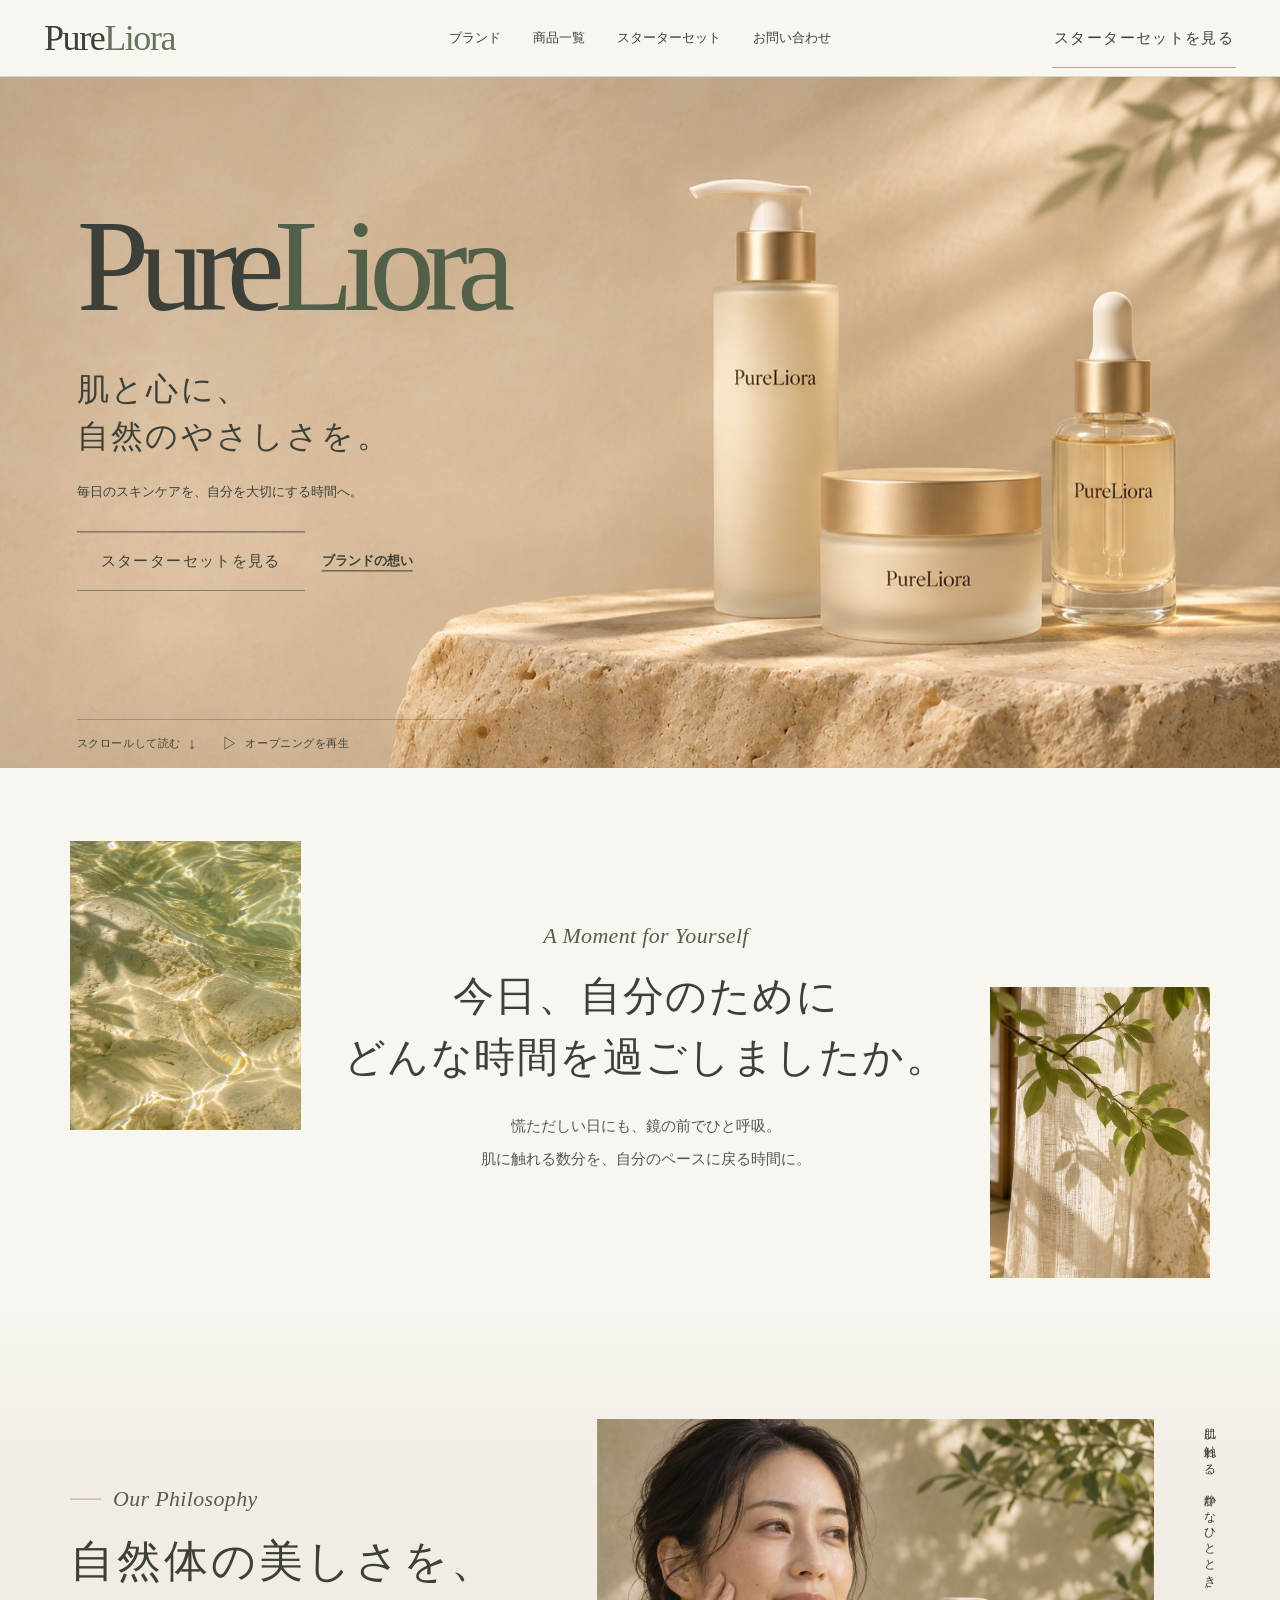
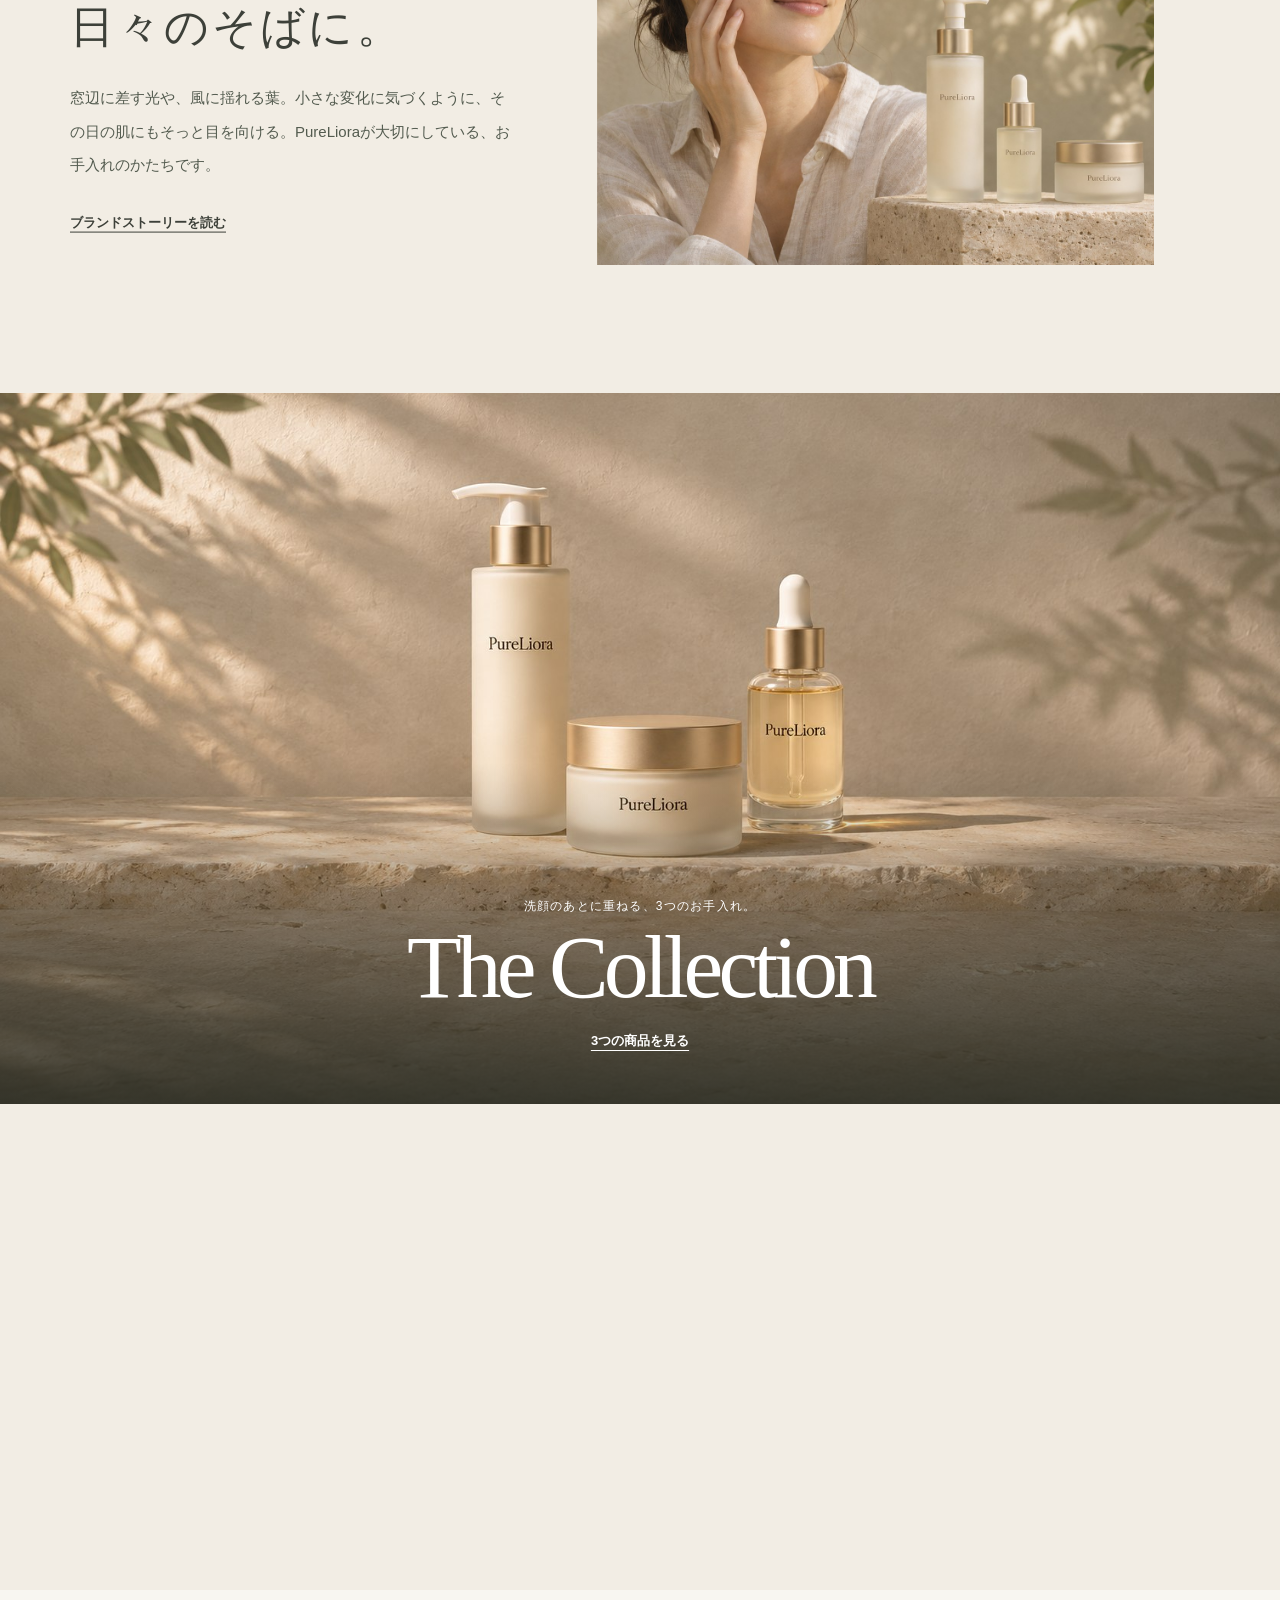
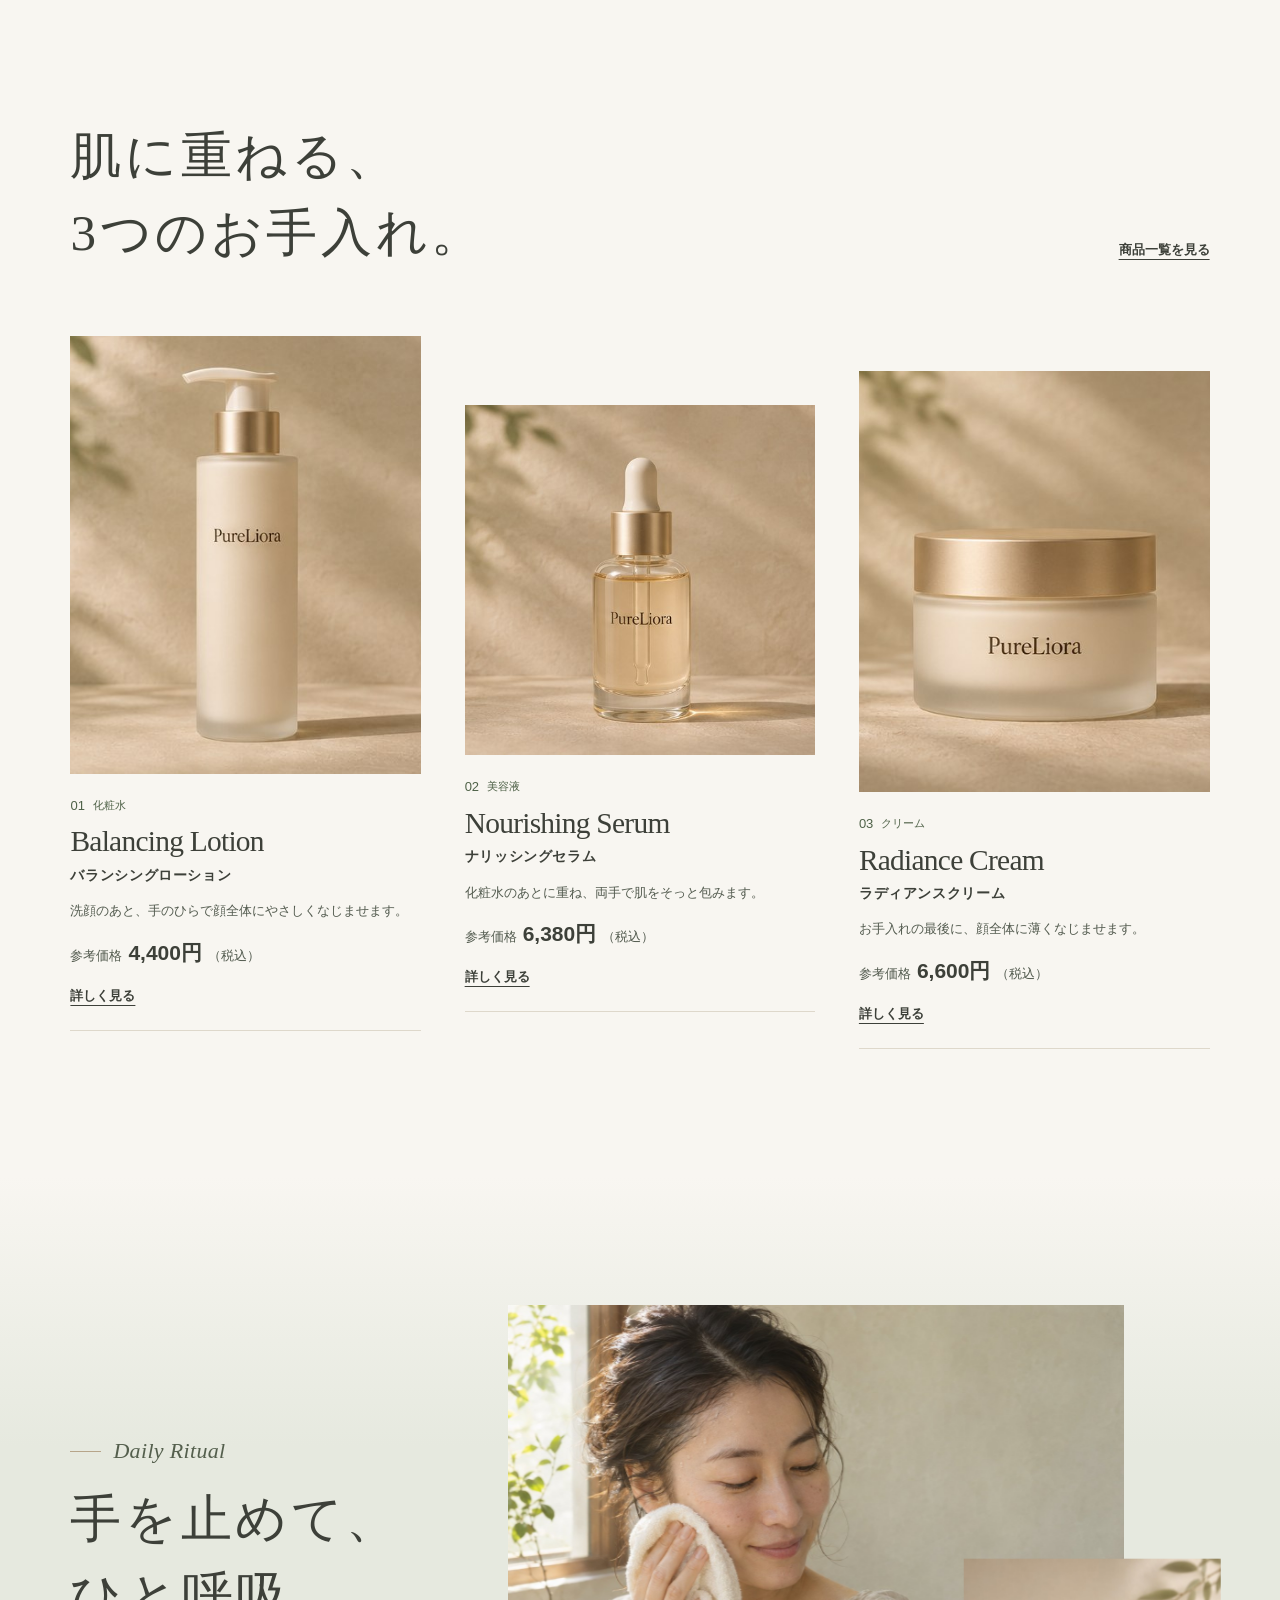
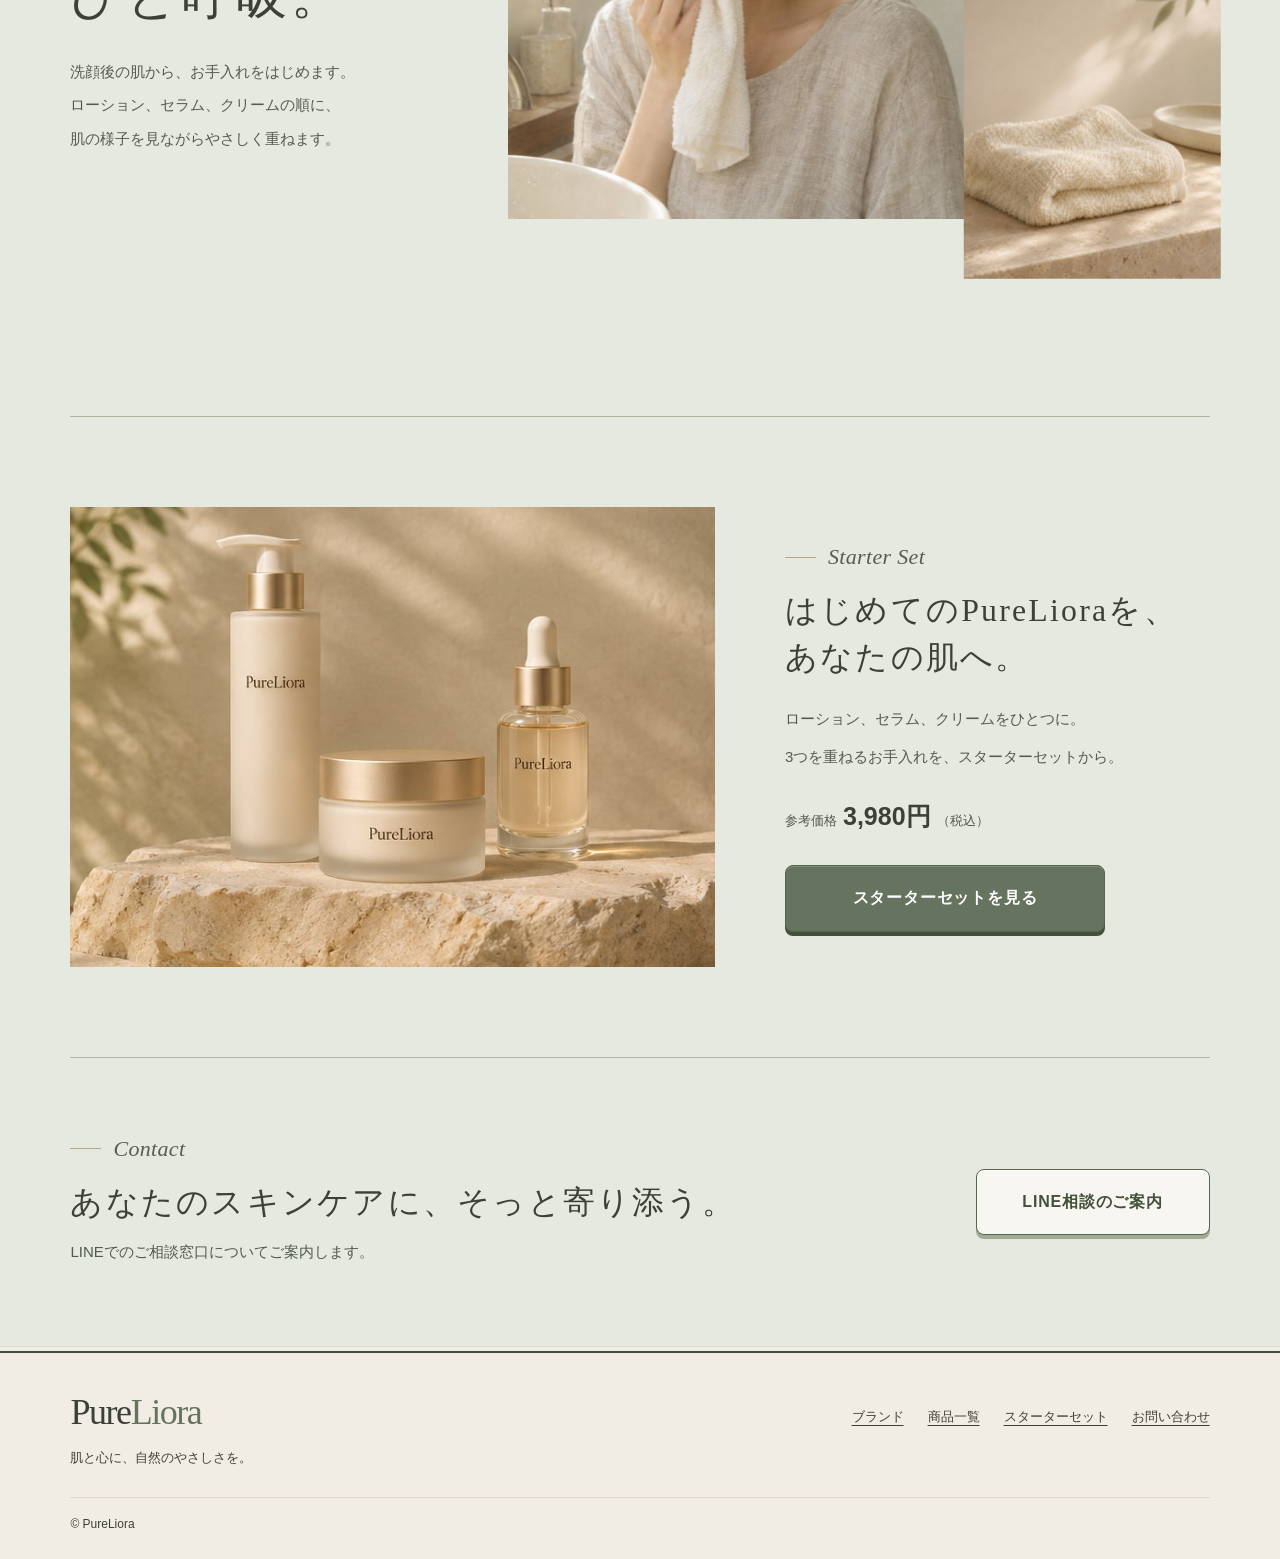
<file: index.html>
<!doctype html>
<html lang="ja">
<head>
  <meta charset="utf-8">
  <meta name="viewport" content="width=device-width, initial-scale=1">
  <meta name="theme-color" content="#f8f6f1">
  <title>PureLiora（ピュアリオラ）｜肌と心に、自然のやさしさを。</title>
  <meta name="description" content="毎日のスキンケアを、自分を大切にする時間へ。PureLioraのブランドストーリーと3つの商品、スターターセットをご紹介します。">
  <link rel="stylesheet" href="css/style.css">
  <link rel="stylesheet" href="css/home.css">
  <script src="js/main.js" defer></script>
  <script src="js/home.js" defer></script>
</head>
<body id="top">
  <dialog class="opening" aria-label="PureLioraのオープニング">
    <div class="opening-nature" aria-hidden="true">
      <img src="images/leaves.jpg" alt="" loading="lazy" decoding="async">
    </div>
    <picture class="opening-products" aria-hidden="true">
      <source media="(max-width: 900px)" srcset="images/starter.jpg">
      <img src="images/dawn-collection.jpg" alt="" loading="lazy" decoding="async">
    </picture>
    <p class="opening-name" lang="en">Pure<span>Liora</span></p>
    <p class="opening-message"><span>自然のやさしさを、</span><span>毎日の肌へ。</span></p>
    <button class="opening-skip" type="button" autofocus>スキップ <span aria-hidden="true">→</span></button>
  </dialog>
  <a class="skip" href="#main">本文へ移動</a>
  <header class="site-header">
    <div class="header-inner">
      <a class="wordmark" href="index.html" aria-label="PureLiora ホーム" lang="en">Pure<span>Liora</span></a>
      <button class="menu-toggle" type="button" aria-controls="site-nav" aria-expanded="false" aria-label="メニューを開く" hidden><span aria-hidden="true"></span></button>
      <nav class="site-nav" id="site-nav" aria-label="メインナビゲーション">
        <a href="about.html">ブランド</a>
        <a href="products.html">商品一覧</a>
        <a href="starter.html">スターターセット</a>
        <a href="contact.html">お問い合わせ</a>
      </nav>
      <a class="button outline" href="starter.html">スターターセットを見る</a>
    </div>
  </header>
  <main id="main" tabindex="-1">
    <section class="cover" aria-labelledby="hero-title" data-scroll-scene>
      <figure class="media cover-photo" data-caption="PureLiora">
        <picture>
          <source media="(max-width: 660px)" srcset="images/starter.jpg">
          <img src="images/dawn-collection.jpg" alt="朝の光の中に並ぶPureLioraのローション、セラム、クリーム" fetchpriority="high" decoding="async">
        </picture>
      </figure>
      <div class="wrap cover-inner">
        <div class="cover-copy" data-shift="-18">
          <p class="cover-name" lang="en" aria-hidden="true">Pure<span>Liora</span></p>
          <h1 id="hero-title"><span>肌と心に、</span><span>自然のやさしさを。</span></h1>
          <p class="copy">毎日のスキンケアを、自分を大切にする時間へ。</p>
          <div class="actions">
            <a class="button" href="starter.html">スターターセットを見る</a>
            <a class="text-link" href="#story">ブランドの想い</a>
          </div>
        </div>
      </div>
      <div class="wrap cover-index">
        <div class="cover-controls">
          <a href="#story" class="scroll-link">スクロールして読む <span aria-hidden="true">↓</span></a>
          <button class="opening-replay" type="button" hidden><span aria-hidden="true">▷</span> オープニングを再生</button>
        </div>
      </div>
    </section>

    <section class="story-intro" id="story" aria-labelledby="story-title">
      <div class="wrap intro-layout" data-scroll-scene>
        <figure class="media intro-water" data-caption="淡い光が映り込む水面のゆらぎ" data-mask data-shift="44"><img src="images/water.jpg" alt="淡い光が映り込む水面のゆらぎ" loading="lazy" decoding="async"></figure>
        <div class="intro-copy">
          <p class="chapter" lang="en">A Moment for Yourself</p>
          <h2 id="story-title" class="story-heading" data-lines><span class="line"><span>今日、自分のために</span></span>
            <span class="line"><span>どんな時間を過ごしましたか。</span></span></h2>
          <p class="copy">慌ただしい日にも、鏡の前でひと呼吸。<br>肌に触れる数分を、自分のペースに戻る時間に。</p>
        </div>
        <figure class="media intro-leaves" data-caption="窓辺に差し込む自然光と葉影" data-mask data-shift="-38"><img src="images/leaves.jpg" alt="窓辺に差し込む自然光と葉影" loading="lazy" decoding="async"></figure>
      </div>
    </section>

    <section class="philosophy" aria-labelledby="philosophy-title">
      <div class="wrap philosophy-layout" data-scroll-scene>
        <div class="philosophy-copy" data-shift="25">
          <p class="chapter" lang="en">Our Philosophy</p>
          <h2 id="philosophy-title" class="story-heading" data-lines><span class="line"><span>自然体の美しさを、</span></span>
            <span class="line"><span>日々のそばに。</span></span></h2>
          <p class="copy">窓辺に差す光や、風に揺れる葉。小さな変化に気づくように、その日の肌にもそっと目を向ける。PureLioraが大切にしている、お手入れのかたちです。</p>
          <a class="text-link" href="about.html">ブランドストーリーを読む</a>
        </div>
        <div class="philosophy-images">
          <figure class="media philosophy-portrait" data-caption="スキンケアの時間に頬に手を添える女性" data-mask><img src="images/hero.jpg" alt="スキンケアの時間に頬に手を添える女性" loading="lazy" decoding="async"></figure>
          <p class="vertical-note">肌に触れる、静かなひととき。</p>
        </div>
      </div>
    </section>

    <section class="expanse" aria-labelledby="collection-title" data-scroll-scene data-expand>
      <div class="expanse-stage">
        <figure class="media expanse-image" data-caption="石の上に並べたローション、セラム、クリーム"><img src="images/collection-wide.jpg" alt="石の上に並べたローション、セラム、クリーム" loading="lazy" decoding="async"></figure>
        <div class="expanse-copy">
          <p class="chapter">洗顔のあとに重ねる、3つのお手入れ。</p>
          <h2 id="collection-title" class="story-heading" lang="en"><span class="line"><span>The Collection</span></span></h2>
          <a class="text-link" href="#products">3つの商品を見る</a>
        </div>
      </div>
    </section>

    <section id="products" class="collection" aria-labelledby="product-title">
      <div class="wrap">
        <div class="collection-head">
          <div>
            <h2 id="product-title" class="story-heading" data-lines><span class="line"><span>肌に重ねる、</span></span>
            <span class="line"><span>3つのお手入れ。</span></span></h2>
          </div>
          <a class="text-link" href="products.html">商品一覧を見る</a>
        </div>
        <div class="collection-grid">
          <article class="collection-item">
            <a class="product-photo-link" href="lotion.html" aria-label="バランシングローションの商品詳細">
              <figure class="media collection-photo" data-caption="フロストガラスのポンプボトル" data-mask><img src="images/lotion.jpg" alt="フロストガラスのポンプボトル" loading="lazy" decoding="async"></figure>
            </a>
            <div class="collection-info">
              <p class="product-kind">01 <span>化粧水</span></p>
              <p class="product-en" lang="en">Balancing Lotion</p>
              <h3>バランシングローション</h3>
              <p class="copy">洗顔のあと、手のひらで顔全体にやさしくなじませます。</p>
              <p class="price"><span>参考価格</span> <strong>4,400円</strong> <span>（税込）</span></p>
              <a class="text-link" href="lotion.html" aria-label="バランシングローションの商品詳細を見る">詳しく見る</a>
            </div>
          </article>
          <article class="collection-item">
            <a class="product-photo-link" href="serum.html" aria-label="ナリッシングセラムの商品詳細">
              <figure class="media collection-photo" data-caption="淡いベージュの美容液が入ったスポイトボトル" data-mask><img src="images/serum.jpg" alt="淡いベージュの美容液が入ったスポイトボトル" loading="lazy" decoding="async"></figure>
            </a>
            <div class="collection-info">
              <p class="product-kind">02 <span>美容液</span></p>
              <p class="product-en" lang="en">Nourishing Serum</p>
              <h3>ナリッシングセラム</h3>
              <p class="copy">化粧水のあとに重ね、両手で肌をそっと包みます。</p>
              <p class="price"><span>参考価格</span> <strong>6,380円</strong> <span>（税込）</span></p>
              <a class="text-link" href="serum.html" aria-label="ナリッシングセラムの商品詳細を見る">詳しく見る</a>
            </div>
          </article>
          <article class="collection-item">
            <a class="product-photo-link" href="cream.html" aria-label="ラディアンスクリームの商品詳細">
              <figure class="media collection-photo" data-caption="シャンパン色の蓋が付いたフロストガラスのジャー" data-mask><img src="images/cream.jpg" alt="シャンパン色の蓋が付いたフロストガラスのジャー" loading="lazy" decoding="async"></figure>
            </a>
            <div class="collection-info">
              <p class="product-kind">03 <span>クリーム</span></p>
              <p class="product-en" lang="en">Radiance Cream</p>
              <h3>ラディアンスクリーム</h3>
              <p class="copy">お手入れの最後に、顔全体に薄くなじませます。</p>
              <p class="price"><span>参考価格</span> <strong>6,600円</strong> <span>（税込）</span></p>
              <a class="text-link" href="cream.html" aria-label="ラディアンスクリームの商品詳細を見る">詳しく見る</a>
            </div>
          </article>
        </div>
      </div>
    </section>

    <section class="ritual-chapter" aria-labelledby="ritual-title">
      <div class="wrap ritual-layout">
        <div class="ritual-copy">
          <p class="chapter" lang="en">Daily Ritual</p>
          <h2 id="ritual-title" class="story-heading" data-lines><span class="line"><span>手を止めて、</span></span>
            <span class="line"><span>ひと呼吸。</span></span></h2>
          <p class="copy">洗顔後の肌から、お手入れをはじめます。<br>ローション、セラム、クリームの順に、<br>肌の様子を見ながらやさしく重ねます。</p>
        </div>
        <div class="ritual-photos" data-scroll-scene>
          <figure class="media ritual-main" data-caption="洗顔後、洗面台でタオルを頬にそっと当てる女性" data-mask data-drift="-42"><img src="images/after-cleansing.jpg" alt="洗顔後、洗面台でタオルを頬にそっと当てる女性" loading="lazy" decoding="async"></figure>
          <figure class="media ritual-detail" data-caption="朝の自然光が差す洗面台に置いた白いタオル" data-mask data-shift="-45" data-drift="52"><img src="images/linen-towel.jpg" alt="朝の自然光が差す洗面台に置いた白いタオル" loading="lazy" decoding="async"></figure>
        </div>
      </div>
    </section>

    <section class="shop-chapter" aria-labelledby="shop-title">
      <div class="wrap shop-layout">
        <figure class="media shop-photo" data-caption="自然光の中に並ぶPureLioraのスターターセット" data-mask><img src="images/starter.jpg" alt="自然光の中に並ぶPureLioraのスターターセット" loading="lazy" decoding="async"></figure>
        <div class="shop-copy">
          <p class="chapter" lang="en">Starter Set</p>
          <h2 id="shop-title" class="story-heading" data-lines><span class="line"><span>はじめてのPureLioraを、</span></span>
            <span class="line"><span>あなたの肌へ。</span></span></h2>
          <p class="copy shop-description">
            <span><span>ローション、セラム、</span><wbr><span>クリームをひとつに。</span></span>
            <span><span>3つを重ねるお手入れを、</span><wbr><span>スターターセットから。</span></span>
          </p>
          <p class="price"><span>参考価格</span> <strong>3,980円</strong> <span>（税込）</span></p>
          <a class="button" href="starter.html">スターターセットを見る</a>
        </div>
      </div>
      <div class="wrap home-contact">
        <div>
          <p class="chapter" lang="en">Contact</p>
          <h2>あなたのスキンケアに、そっと寄り添う。</h2>
          <p class="copy">LINEでのご相談窓口についてご案内します。</p>
        </div>
        <a class="button" href="contact.html">LINE相談のご案内</a>
      </div>
    </section>
  </main>
  <footer class="site-footer">
    <div class="wrap">
      <div class="footer-main">
        <div class="footer-brand">
          <a class="wordmark" href="index.html" aria-label="PureLiora ホーム" lang="en">Pure<span>Liora</span></a>
          <p>肌と心に、自然のやさしさを。</p>
        </div>
        <nav class="footer-nav" aria-label="フッターナビゲーション">
          <a href="about.html">ブランド</a>
          <a href="products.html">商品一覧</a>
          <a href="starter.html">スターターセット</a>
          <a href="contact.html">お問い合わせ</a>
        </nav>
      </div>
      <p class="footer-end" lang="en">© PureLiora</p>
    </div>
  </footer>
  <a class="back-top" href="#top" aria-label="ページ上部へ戻る" hidden><span aria-hidden="true">↑</span></a>
</body>
</html>
</file>
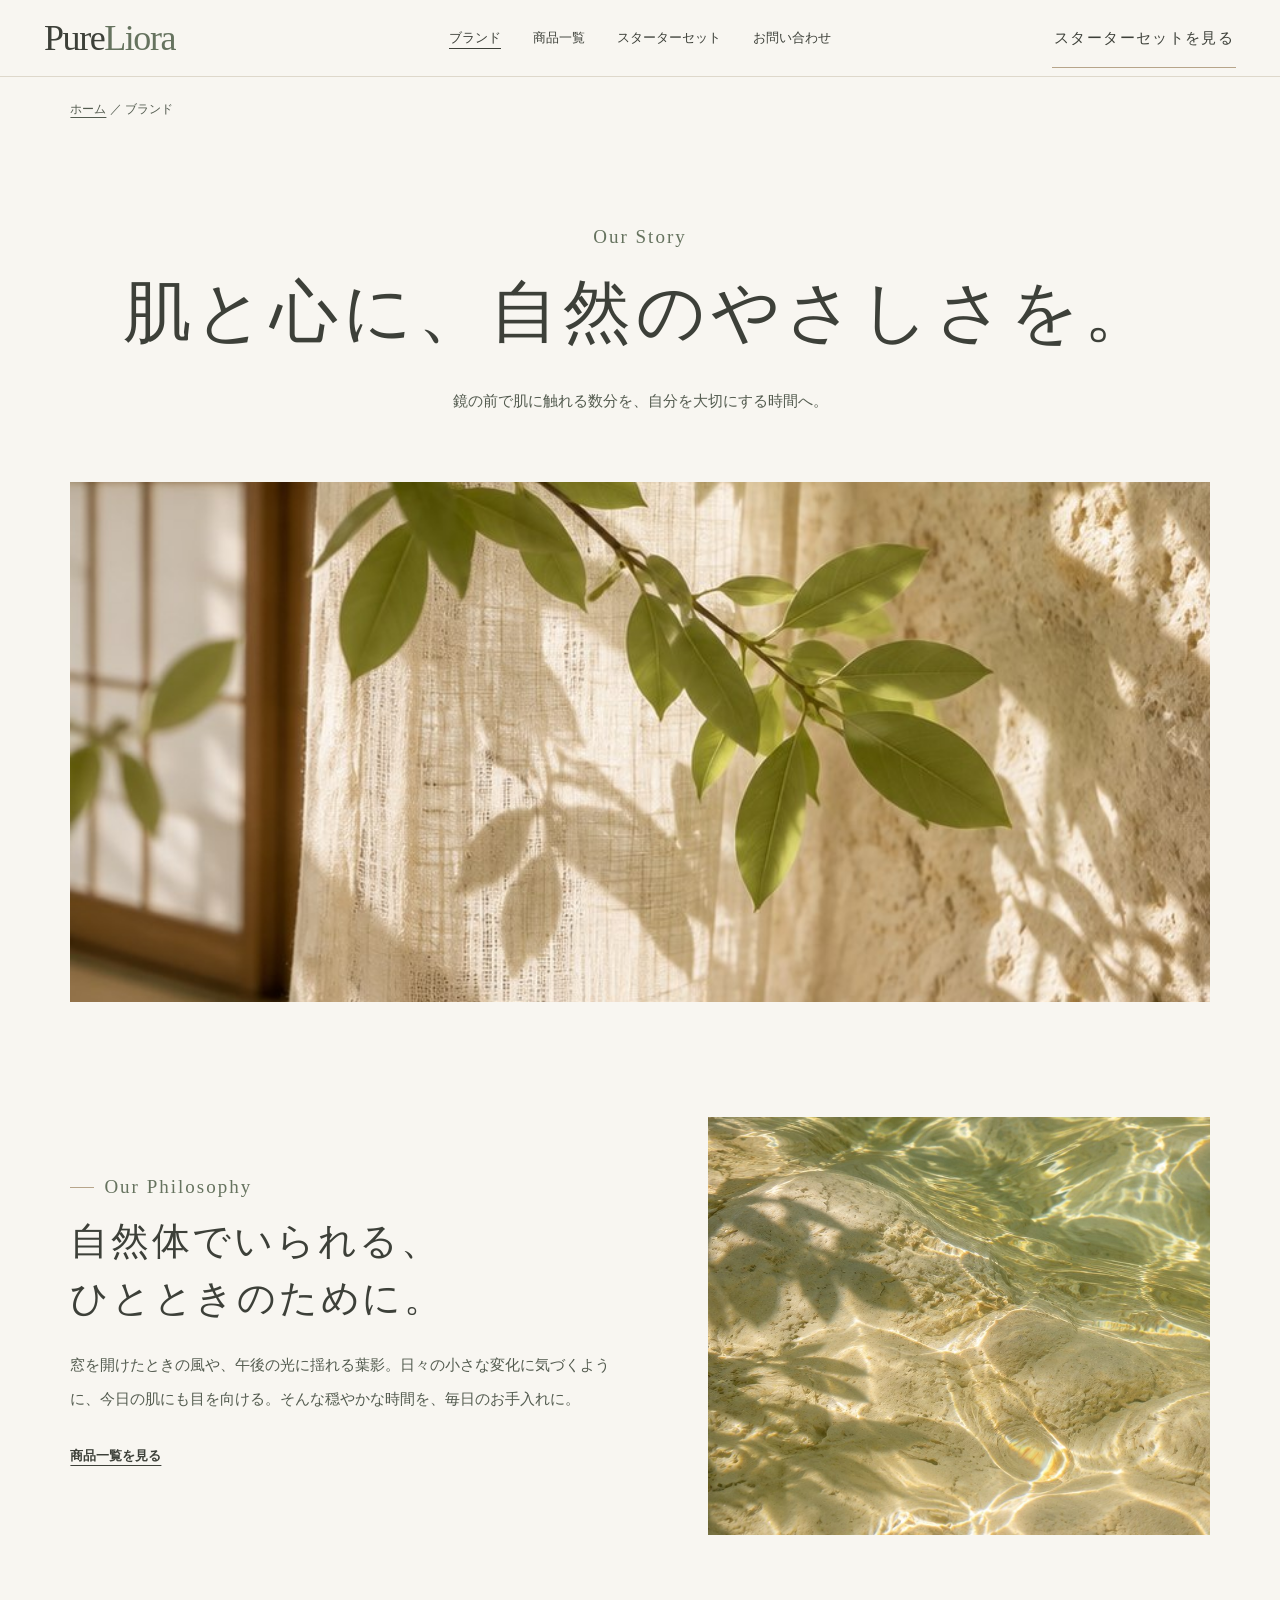
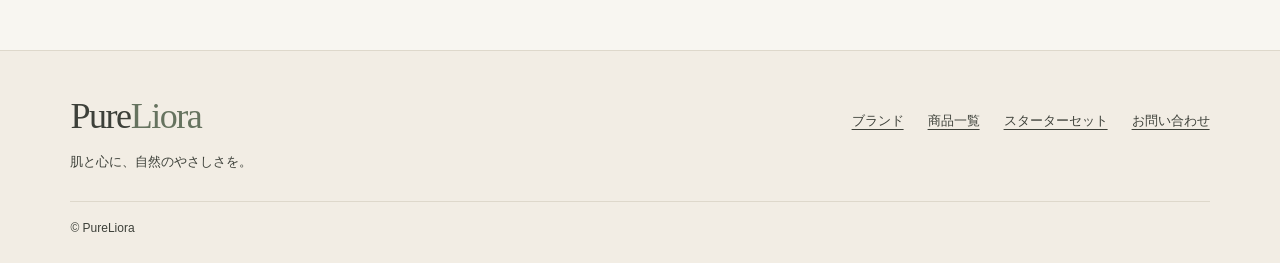
<file: about.html>
<!doctype html>
<html lang="ja">
<head>
  <meta charset="utf-8">
  <meta name="viewport" content="width=device-width, initial-scale=1">
  <meta name="theme-color" content="#f8f6f1">
  <title>ブランドストーリー｜PureLiora（ピュアリオラ）</title>
  <meta name="description" content="静かな自然光、風に揺れる葉、肌を包む手。PureLioraが大切にしている、日々のお手入れのかたちをご紹介します。">
  <link rel="stylesheet" href="css/style.css">
  <script src="js/main.js" defer></script>
</head>
<body id="top">
  <a class="skip" href="#main">本文へ移動</a>
  <header class="site-header">
    <div class="header-inner">
      <a class="wordmark" href="index.html" aria-label="PureLiora ホーム" lang="en">Pure<span>Liora</span></a>
      <button class="menu-toggle" type="button" aria-controls="site-nav" aria-expanded="false" aria-label="メニューを開く" hidden><span aria-hidden="true"></span></button>
      <nav class="site-nav" id="site-nav" aria-label="メインナビゲーション">
        <a href="about.html" aria-current="page">ブランド</a>
        <a href="products.html">商品一覧</a>
        <a href="starter.html">スターターセット</a>
        <a href="contact.html">お問い合わせ</a>
      </nav>
      <a class="button outline" href="starter.html">スターターセットを見る</a>
    </div>
  </header>
  <main id="main" tabindex="-1">
    <nav class="wrap breadcrumbs" aria-label="現在の位置"><a href="index.html">ホーム</a> <span aria-hidden="true">／</span> <span aria-current="page">ブランド</span></nav>
    <section class="wrap page-intro center">
      <p class="eyebrow" lang="en">Our Story</p>
      <h1>肌と心に、自然のやさしさを。</h1>
      <p class="copy">鏡の前で肌に触れる数分を、自分を大切にする時間へ。</p>
    </section>
    <div class="wrap"><figure class="media story-photo" data-caption="葉影のイメージ"><img src="images/leaves.jpg" alt="淡い自然光が差し込む窓辺の植物と葉影" fetchpriority="high" decoding="async"></figure></div>
    <section class="wrap section split sparse">
      <div data-reveal>
        <p class="eyebrow" lang="en">Our Philosophy</p>
      <h2>自然体でいられる、<br>ひとときのために。</h2>
      <p class="copy">窓を開けたときの風や、午後の光に揺れる葉影。日々の小さな変化に気づくように、今日の肌にも目を向ける。そんな穏やかな時間を、毎日のお手入れに。</p>
        <a class="text-link" href="products.html">商品一覧を見る</a>
      </div>
      <figure class="media " data-caption="水面のイメージ"><img src="images/water.jpg" alt="自然光が映り込む浅い水面のゆらぎ" loading="lazy" decoding="async"></figure>
    </section>
  </main>
  <footer class="site-footer">
    <div class="wrap">
      <div class="footer-main">
        <div class="footer-brand">
          <a class="wordmark" href="index.html" aria-label="PureLiora ホーム" lang="en">Pure<span>Liora</span></a>
          <p>肌と心に、自然のやさしさを。</p>
        </div>
        <nav class="footer-nav" aria-label="フッターナビゲーション">
          <a href="about.html">ブランド</a>
          <a href="products.html">商品一覧</a>
          <a href="starter.html">スターターセット</a>
          <a href="contact.html">お問い合わせ</a>
        </nav>
      </div>
      <p class="footer-end" lang="en">© PureLiora</p>
    </div>
  </footer>
  <a class="back-top" href="#top" aria-label="ページ上部へ戻る" hidden><span aria-hidden="true">↑</span></a>
</body>
</html>
</file>
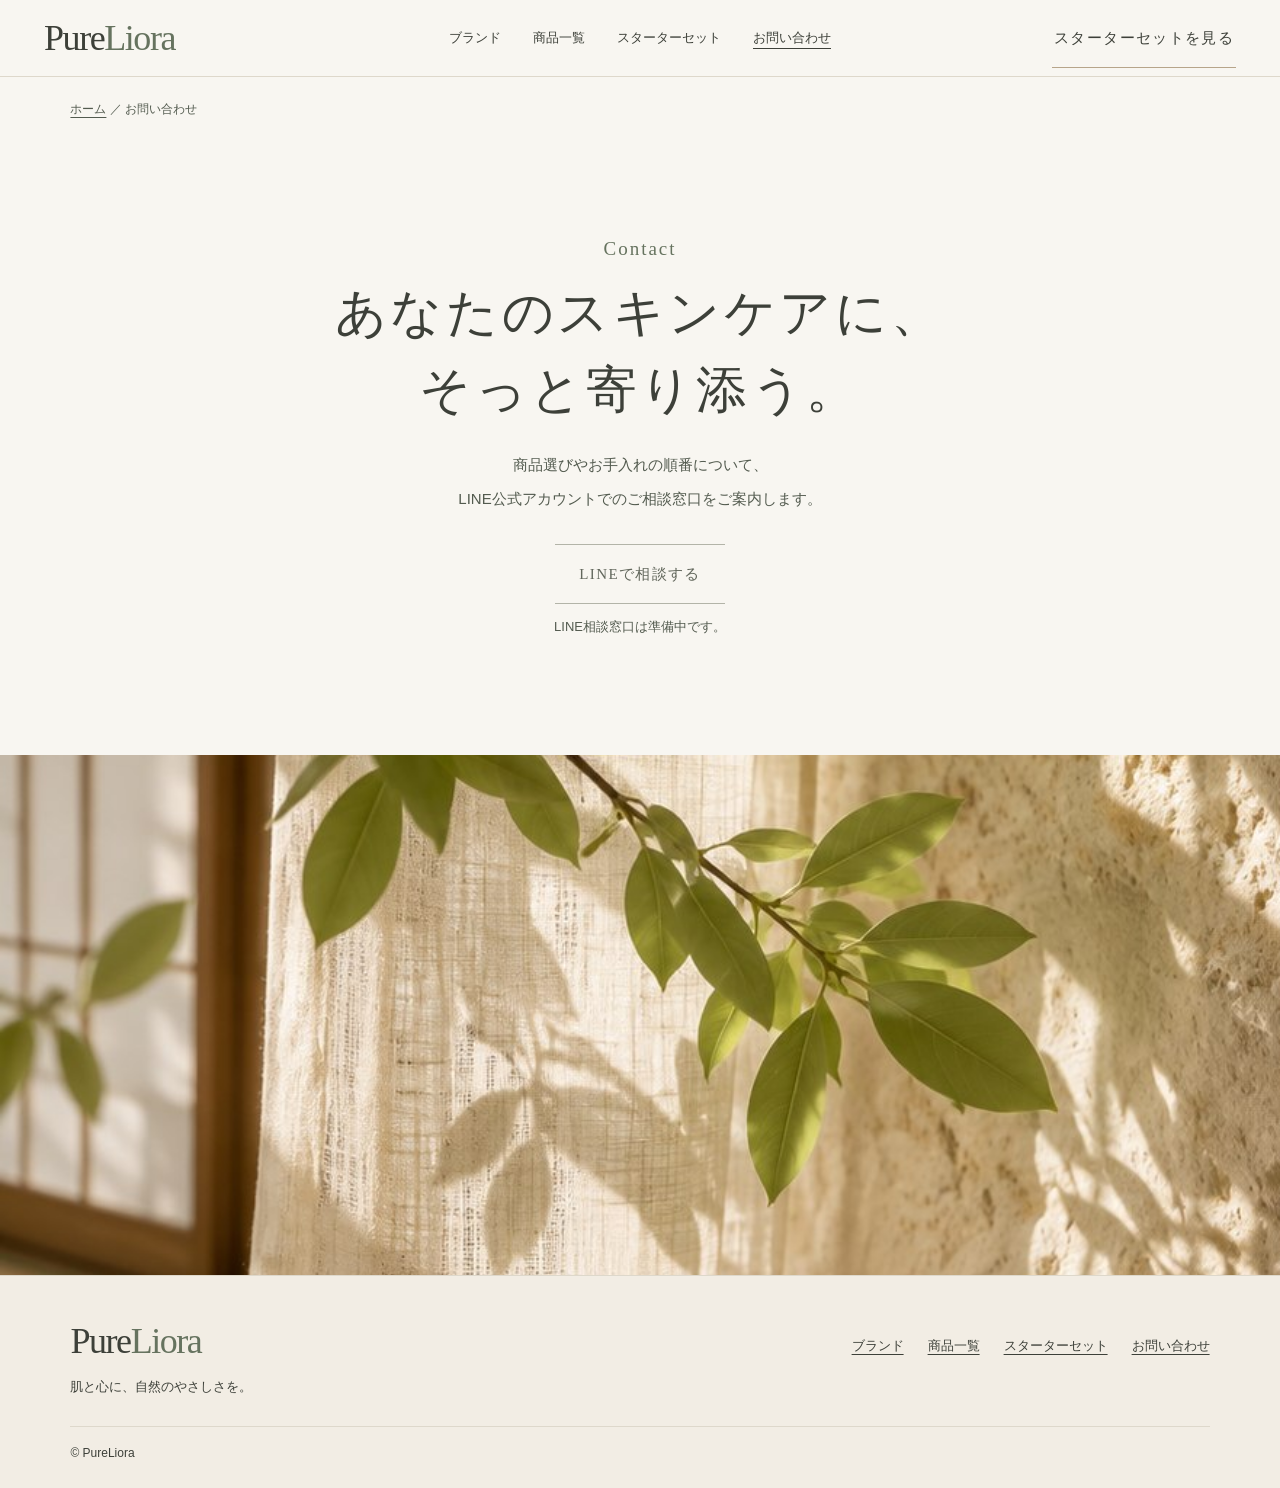
<file: contact.html>
<!doctype html>
<html lang="ja">
<head>
  <meta charset="utf-8">
  <meta name="viewport" content="width=device-width, initial-scale=1">
  <meta name="theme-color" content="#f8f6f1">
  <title>お問い合わせ・LINE相談｜PureLiora（ピュアリオラ）</title>
  <meta name="description" content="PureLioraのスキンケアやスターターセットに関するLINE相談窓口のご案内です。">
  <link rel="stylesheet" href="css/style.css">
  <script src="js/main.js" defer></script>
</head>
<body id="top">
  <a class="skip" href="#main">本文へ移動</a>
  <header class="site-header">
    <div class="header-inner">
      <a class="wordmark" href="index.html" aria-label="PureLiora ホーム" lang="en">Pure<span>Liora</span></a>
      <button class="menu-toggle" type="button" aria-controls="site-nav" aria-expanded="false" aria-label="メニューを開く" hidden><span aria-hidden="true"></span></button>
      <nav class="site-nav" id="site-nav" aria-label="メインナビゲーション">
        <a href="about.html">ブランド</a>
        <a href="products.html">商品一覧</a>
        <a href="starter.html">スターターセット</a>
        <a href="contact.html" aria-current="page">お問い合わせ</a>
      </nav>
      <a class="button outline" href="starter.html">スターターセットを見る</a>
    </div>
  </header>
  <main id="main" tabindex="-1">
    <nav class="wrap breadcrumbs" aria-label="現在の位置"><a href="index.html">ホーム</a> <span aria-hidden="true">／</span> <span aria-current="page">お問い合わせ</span></nav>
    <section class="wrap section center contact-lead">
      <p class="eyebrow" lang="en">Contact</p>
      <h1>あなたのスキンケアに、<br>そっと寄り添う。</h1>
      <p class="copy">商品選びやお手入れの順番について、<br><span class="contact-phrase">LINE公式アカウントでの</span><wbr><span class="contact-phrase">ご相談窓口をご案内します。</span></p>
      <div class="actions">
        <button class="button" type="button" disabled data-destination="line" aria-describedby="line-status">LINEで相談する</button>
      </div>
      <p class="status" id="line-status">LINE相談窓口は準備中です。</p>
    </section>
    <figure class="media editorial-photo" aria-hidden="true" data-caption="葉影のイメージ"><img src="images/leaves.jpg" alt="" loading="lazy" decoding="async"></figure>
  </main>
  <footer class="site-footer">
    <div class="wrap">
      <div class="footer-main">
        <div class="footer-brand">
          <a class="wordmark" href="index.html" aria-label="PureLiora ホーム" lang="en">Pure<span>Liora</span></a>
          <p>肌と心に、自然のやさしさを。</p>
        </div>
        <nav class="footer-nav" aria-label="フッターナビゲーション">
          <a href="about.html">ブランド</a>
          <a href="products.html">商品一覧</a>
          <a href="starter.html">スターターセット</a>
          <a href="contact.html">お問い合わせ</a>
        </nav>
      </div>
      <p class="footer-end" lang="en">© PureLiora</p>
    </div>
  </footer>
  <a class="back-top" href="#top" aria-label="ページ上部へ戻る" hidden><span aria-hidden="true">↑</span></a>
</body>
</html>
</file>
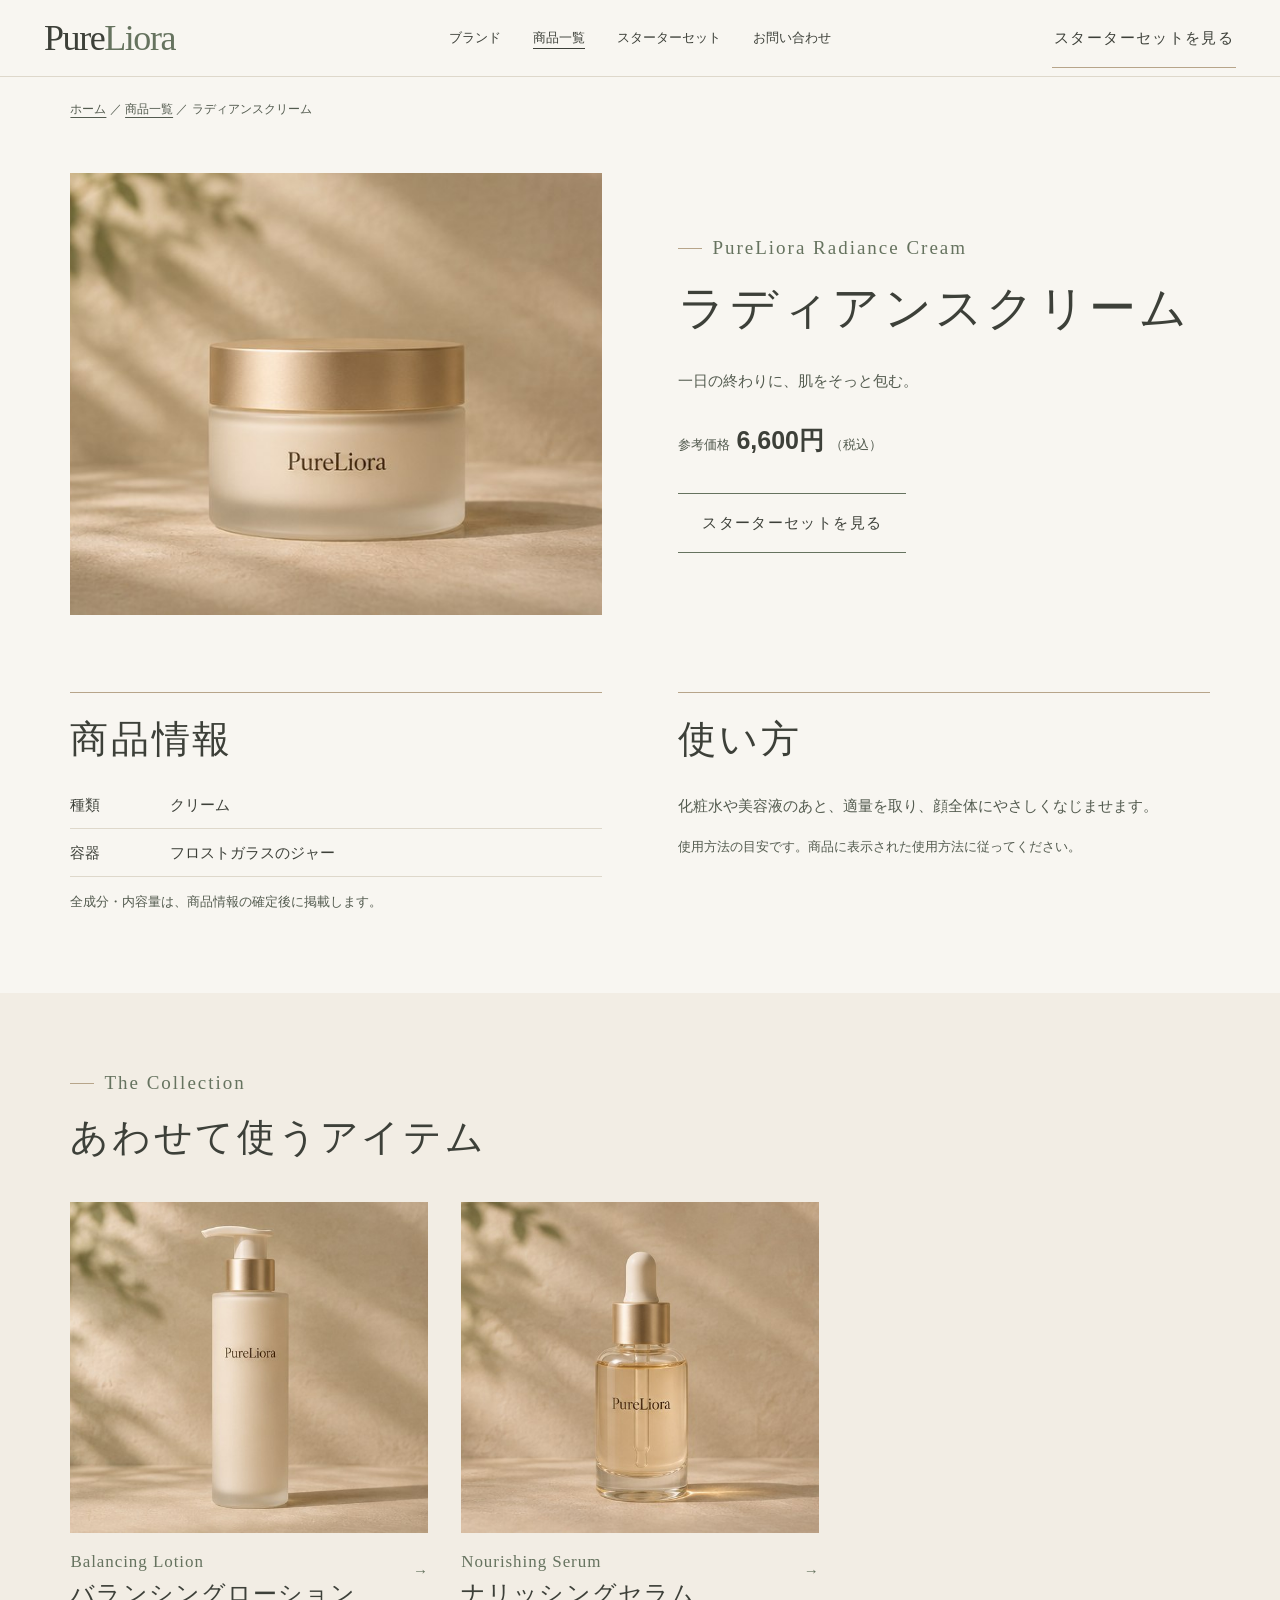
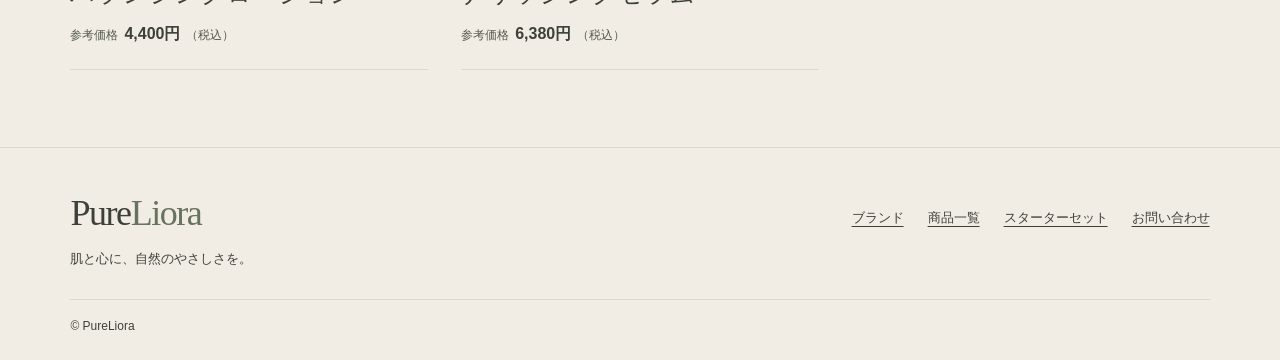
<file: cream.html>
<!doctype html>
<html lang="ja">
<head>
  <meta charset="utf-8">
  <meta name="viewport" content="width=device-width, initial-scale=1">
  <meta name="theme-color" content="#f8f6f1">
  <title>ラディアンスクリーム｜PureLiora（ピュアリオラ）</title>
  <meta name="description" content="PureLioraのクリーム「ラディアンスクリーム」。パッケージと、お手入れの順番や使用方法をご紹介します。">
  <link rel="stylesheet" href="css/style.css">
  <script src="js/main.js" defer></script>
</head>
<body id="top">
  <a class="skip" href="#main">本文へ移動</a>
  <header class="site-header">
    <div class="header-inner">
      <a class="wordmark" href="index.html" aria-label="PureLiora ホーム" lang="en">Pure<span>Liora</span></a>
      <button class="menu-toggle" type="button" aria-controls="site-nav" aria-expanded="false" aria-label="メニューを開く" hidden><span aria-hidden="true"></span></button>
      <nav class="site-nav" id="site-nav" aria-label="メインナビゲーション">
        <a href="about.html">ブランド</a>
        <a href="products.html" aria-current="location">商品一覧</a>
        <a href="starter.html">スターターセット</a>
        <a href="contact.html">お問い合わせ</a>
      </nav>
      <a class="button outline" href="starter.html">スターターセットを見る</a>
    </div>
  </header>
  <main id="main" tabindex="-1">
    <nav class="wrap breadcrumbs" aria-label="現在の位置"><a href="index.html">ホーム</a> <span aria-hidden="true">／</span> <a href="products.html">商品一覧</a> <span aria-hidden="true">／</span> <span aria-current="page">ラディアンスクリーム</span></nav>
    <section class="wrap detail">
      <div class="split ">
        <figure class="media cream-photo" data-caption="Radiance Cream"><img src="images/cream.jpg" alt="シャンパンゴールド色の蓋を合わせたフロストガラスのクリームジャー" fetchpriority="high" decoding="async"></figure>
        <div class="lead-on-mobile">
          <p class="eyebrow" lang="en">PureLiora Radiance Cream</p>
      <h1>ラディアンスクリーム</h1>
      <p class="copy">一日の終わりに、肌をそっと包む。</p>
      <p class="price"><span>参考価格</span> <strong>6,600円</strong> <span>（税込）</span></p>
          <div class="actions"><a class="button" href="starter.html">スターターセットを見る</a></div>
        </div>
        
      </div>
    </section>
    <section class="wrap inset info" aria-label="ラディアンスクリームの製品情報">
      <article>
        <h2>商品情報</h2>
        <dl>
          <div><dt>種類</dt><dd>クリーム</dd></div>
          <div><dt>容器</dt><dd>フロストガラスのジャー</dd></div>
        </dl>
        <p class="copy note">全成分・内容量は、商品情報の確定後に掲載します。</p>
      </article>
      <article>
        <h2>使い方</h2>
        <p class="copy">化粧水や美容液のあと、適量を取り、顔全体にやさしくなじませます。</p>
        <p class="copy note">使用方法の目安です。商品に表示された使用方法に従ってください。</p>
      </article>
    </section>
    <section class="tinted inset">
      <div class="wrap">
        <div class="section-heading"><p class="eyebrow" lang="en">The Collection</p>
      <h2>あわせて使うアイテム</h2></div>
        <div class="cards">
    <article class="card" data-reveal>
      <a href="lotion.html">
        <figure class="media " data-caption="Balancing Lotion"><img src="images/lotion.jpg" alt="アイボリーのポンプが付いたフロストガラスのローションボトル" loading="lazy" decoding="async"></figure>
        <div class="card-copy">
          <p class="eyebrow" lang="en">Balancing Lotion</p>
          <h3>バランシングローション</h3>
          <p class="price price-small"><span>参考価格</span> <strong>4,400円</strong> <span>（税込）</span></p>
        </div>
      </a>
    </article>
    <article class="card" data-reveal>
      <a href="serum.html">
        <figure class="media " data-caption="Nourishing Serum"><img src="images/serum.jpg" alt="淡いベージュの美容液が入ったガラスのスポイトボトル" loading="lazy" decoding="async"></figure>
        <div class="card-copy">
          <p class="eyebrow" lang="en">Nourishing Serum</p>
          <h3>ナリッシングセラム</h3>
          <p class="price price-small"><span>参考価格</span> <strong>6,380円</strong> <span>（税込）</span></p>
        </div>
      </a>
    </article>
  </div>
      </div>
    </section>
  </main>
  <footer class="site-footer">
    <div class="wrap">
      <div class="footer-main">
        <div class="footer-brand">
          <a class="wordmark" href="index.html" aria-label="PureLiora ホーム" lang="en">Pure<span>Liora</span></a>
          <p>肌と心に、自然のやさしさを。</p>
        </div>
        <nav class="footer-nav" aria-label="フッターナビゲーション">
          <a href="about.html">ブランド</a>
          <a href="products.html">商品一覧</a>
          <a href="starter.html">スターターセット</a>
          <a href="contact.html">お問い合わせ</a>
        </nav>
      </div>
      <p class="footer-end" lang="en">© PureLiora</p>
    </div>
  </footer>
  <a class="back-top" href="#top" aria-label="ページ上部へ戻る" hidden><span aria-hidden="true">↑</span></a>
</body>
</html>
</file>
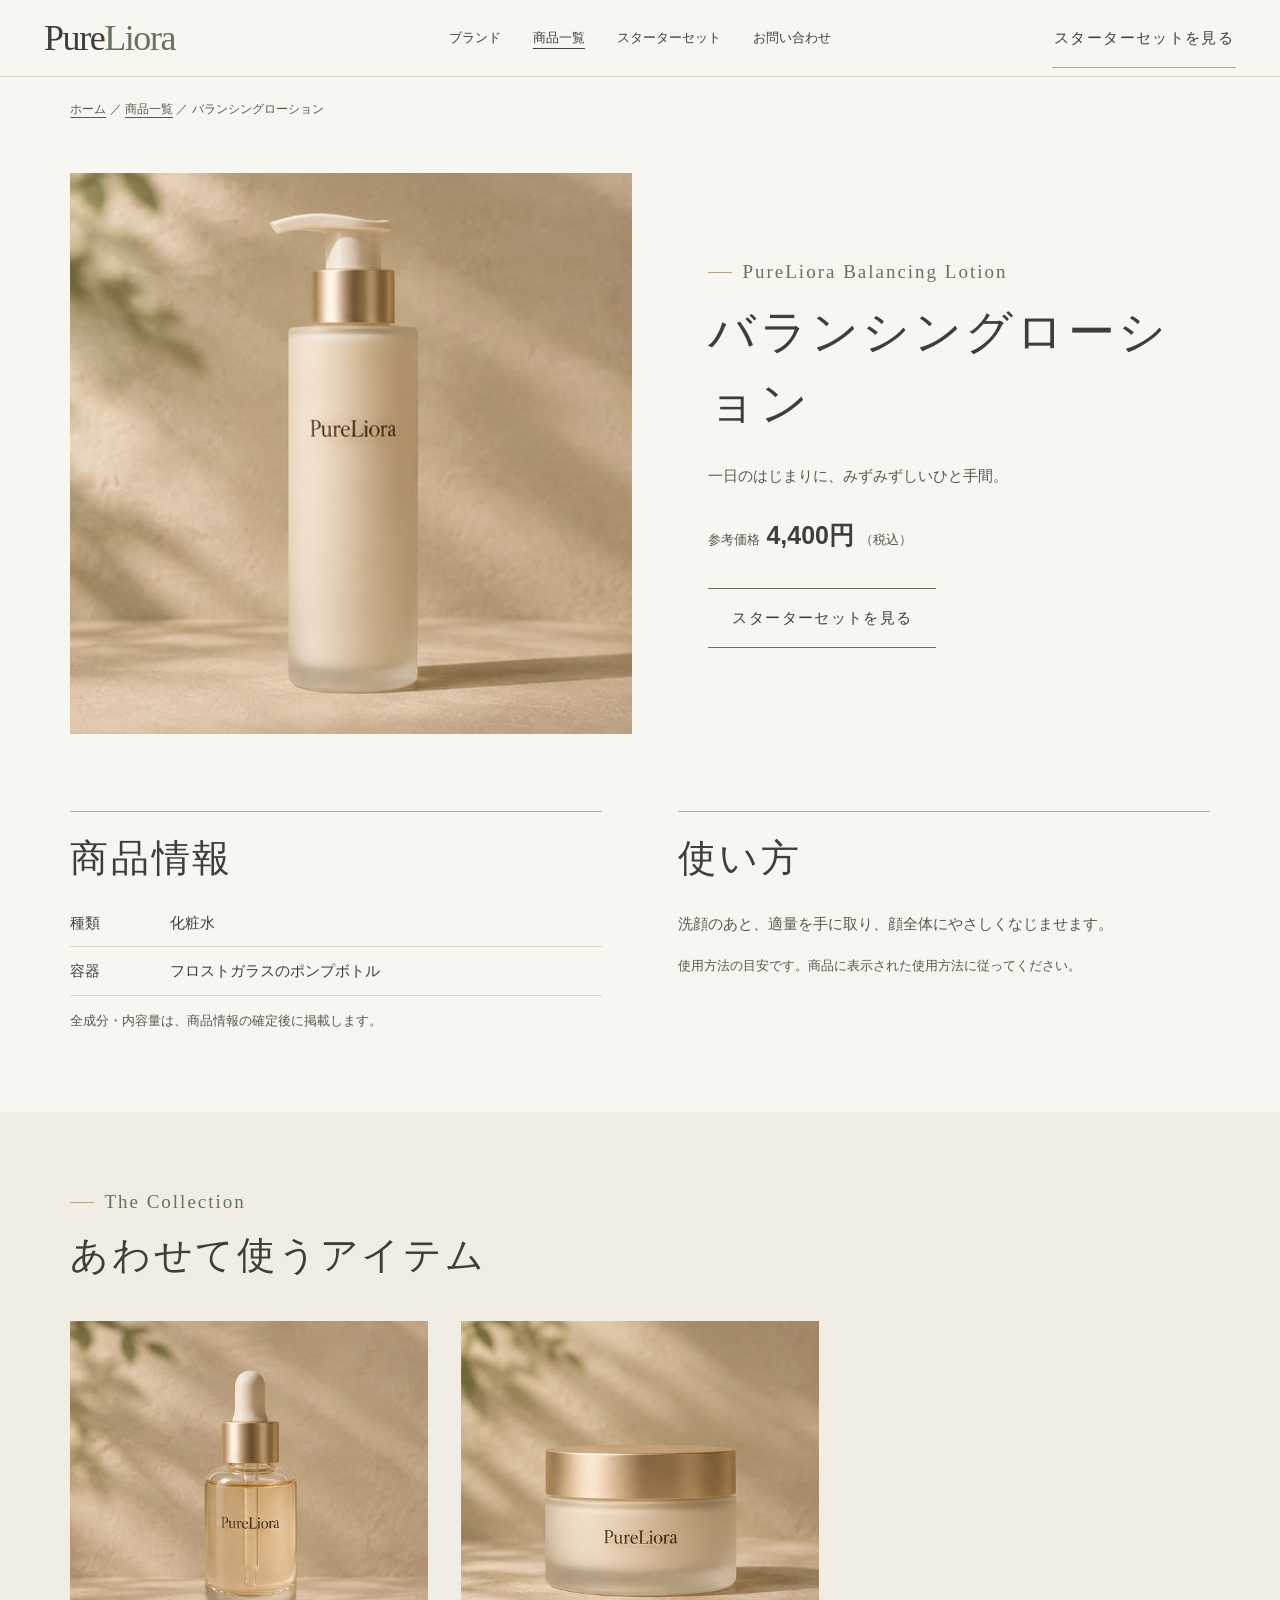
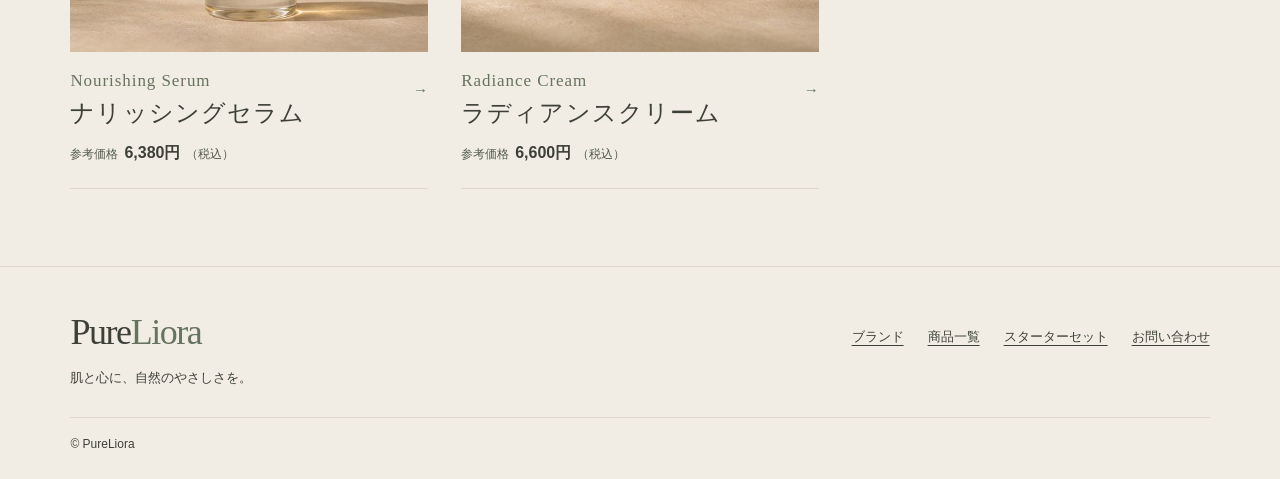
<file: lotion.html>
<!doctype html>
<html lang="ja">
<head>
  <meta charset="utf-8">
  <meta name="viewport" content="width=device-width, initial-scale=1">
  <meta name="theme-color" content="#f8f6f1">
  <title>バランシングローション｜PureLiora（ピュアリオラ）</title>
  <meta name="description" content="PureLioraの化粧水「バランシングローション」。パッケージと、お手入れの順番や使用方法をご紹介します。">
  <link rel="stylesheet" href="css/style.css">
  <script src="js/main.js" defer></script>
</head>
<body id="top">
  <a class="skip" href="#main">本文へ移動</a>
  <header class="site-header">
    <div class="header-inner">
      <a class="wordmark" href="index.html" aria-label="PureLiora ホーム" lang="en">Pure<span>Liora</span></a>
      <button class="menu-toggle" type="button" aria-controls="site-nav" aria-expanded="false" aria-label="メニューを開く" hidden><span aria-hidden="true"></span></button>
      <nav class="site-nav" id="site-nav" aria-label="メインナビゲーション">
        <a href="about.html">ブランド</a>
        <a href="products.html" aria-current="location">商品一覧</a>
        <a href="starter.html">スターターセット</a>
        <a href="contact.html">お問い合わせ</a>
      </nav>
      <a class="button outline" href="starter.html">スターターセットを見る</a>
    </div>
  </header>
  <main id="main" tabindex="-1">
    <nav class="wrap breadcrumbs" aria-label="現在の位置"><a href="index.html">ホーム</a> <span aria-hidden="true">／</span> <a href="products.html">商品一覧</a> <span aria-hidden="true">／</span> <span aria-current="page">バランシングローション</span></nav>
    <section class="wrap detail">
      <div class="split sparse">
        <figure class="media lotion-photo" data-caption="Balancing Lotion"><img src="images/lotion.jpg" alt="アイボリーのポンプが付いたフロストガラスのローションボトル" fetchpriority="high" decoding="async"></figure>
        <div class="lead-on-mobile">
          <p class="eyebrow" lang="en">PureLiora Balancing Lotion</p>
      <h1>バランシングローション</h1>
      <p class="copy">一日のはじまりに、みずみずしいひと手間。</p>
      <p class="price"><span>参考価格</span> <strong>4,400円</strong> <span>（税込）</span></p>
          <div class="actions"><a class="button" href="starter.html">スターターセットを見る</a></div>
        </div>
        
      </div>
    </section>
    <section class="wrap inset info" aria-label="バランシングローションの製品情報">
      <article>
        <h2>商品情報</h2>
        <dl>
          <div><dt>種類</dt><dd>化粧水</dd></div>
          <div><dt>容器</dt><dd>フロストガラスのポンプボトル</dd></div>
        </dl>
        <p class="copy note">全成分・内容量は、商品情報の確定後に掲載します。</p>
      </article>
      <article>
        <h2>使い方</h2>
        <p class="copy">洗顔のあと、適量を手に取り、顔全体にやさしくなじませます。</p>
        <p class="copy note">使用方法の目安です。商品に表示された使用方法に従ってください。</p>
      </article>
    </section>
    <section class="tinted inset">
      <div class="wrap">
        <div class="section-heading"><p class="eyebrow" lang="en">The Collection</p>
      <h2>あわせて使うアイテム</h2></div>
        <div class="cards">
    <article class="card" data-reveal>
      <a href="serum.html">
        <figure class="media " data-caption="Nourishing Serum"><img src="images/serum.jpg" alt="淡いベージュの美容液が入ったガラスのスポイトボトル" loading="lazy" decoding="async"></figure>
        <div class="card-copy">
          <p class="eyebrow" lang="en">Nourishing Serum</p>
          <h3>ナリッシングセラム</h3>
          <p class="price price-small"><span>参考価格</span> <strong>6,380円</strong> <span>（税込）</span></p>
        </div>
      </a>
    </article>
    <article class="card" data-reveal>
      <a href="cream.html">
        <figure class="media " data-caption="Radiance Cream"><img src="images/cream.jpg" alt="シャンパンゴールド色の蓋を合わせたフロストガラスのクリームジャー" loading="lazy" decoding="async"></figure>
        <div class="card-copy">
          <p class="eyebrow" lang="en">Radiance Cream</p>
          <h3>ラディアンスクリーム</h3>
          <p class="price price-small"><span>参考価格</span> <strong>6,600円</strong> <span>（税込）</span></p>
        </div>
      </a>
    </article>
  </div>
      </div>
    </section>
  </main>
  <footer class="site-footer">
    <div class="wrap">
      <div class="footer-main">
        <div class="footer-brand">
          <a class="wordmark" href="index.html" aria-label="PureLiora ホーム" lang="en">Pure<span>Liora</span></a>
          <p>肌と心に、自然のやさしさを。</p>
        </div>
        <nav class="footer-nav" aria-label="フッターナビゲーション">
          <a href="about.html">ブランド</a>
          <a href="products.html">商品一覧</a>
          <a href="starter.html">スターターセット</a>
          <a href="contact.html">お問い合わせ</a>
        </nav>
      </div>
      <p class="footer-end" lang="en">© PureLiora</p>
    </div>
  </footer>
  <a class="back-top" href="#top" aria-label="ページ上部へ戻る" hidden><span aria-hidden="true">↑</span></a>
</body>
</html>
</file>
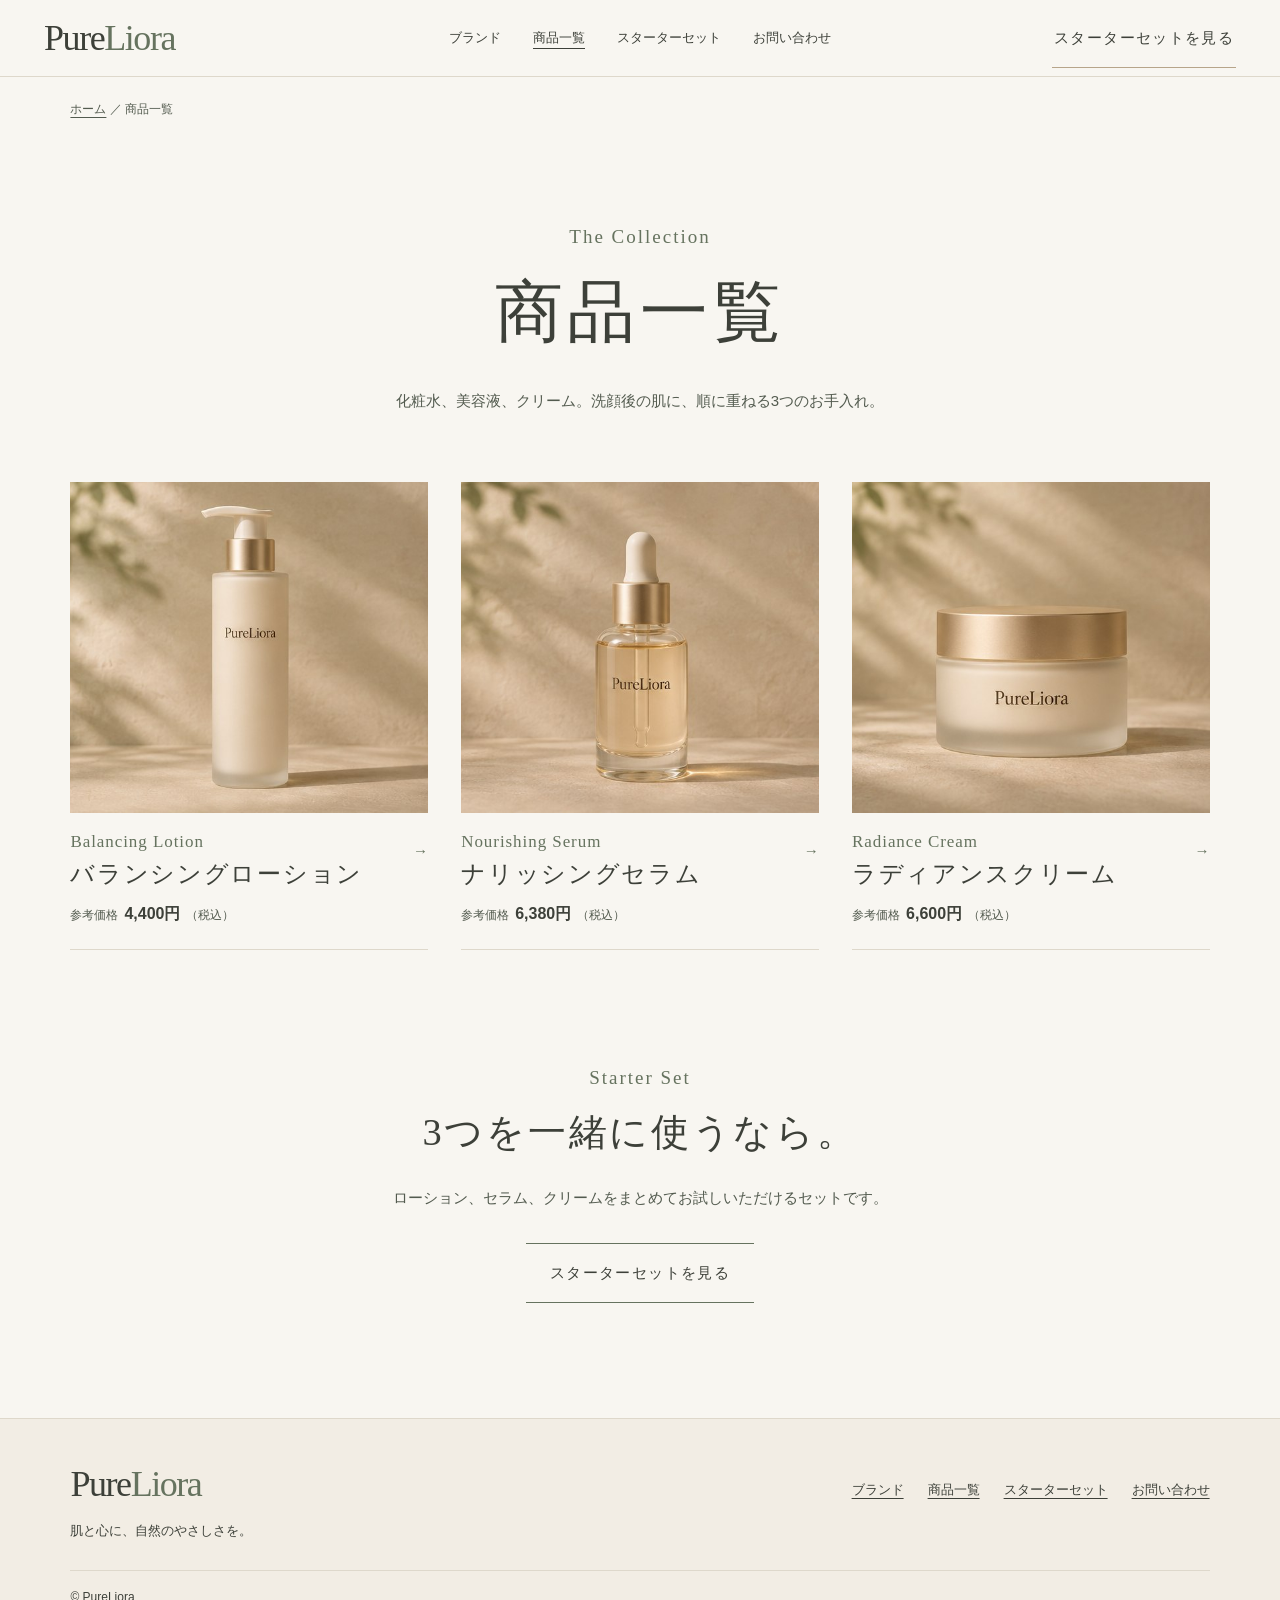
<file: products.html>
<!doctype html>
<html lang="ja">
<head>
  <meta charset="utf-8">
  <meta name="viewport" content="width=device-width, initial-scale=1">
  <meta name="theme-color" content="#f8f6f1">
  <title>商品一覧｜PureLiora（ピュアリオラ）</title>
  <meta name="description" content="PureLioraのバランシングローション、ナリッシングセラム、ラディアンスクリームをご紹介します。">
  <link rel="stylesheet" href="css/style.css">
  <script src="js/main.js" defer></script>
</head>
<body id="top">
  <a class="skip" href="#main">本文へ移動</a>
  <header class="site-header">
    <div class="header-inner">
      <a class="wordmark" href="index.html" aria-label="PureLiora ホーム" lang="en">Pure<span>Liora</span></a>
      <button class="menu-toggle" type="button" aria-controls="site-nav" aria-expanded="false" aria-label="メニューを開く" hidden><span aria-hidden="true"></span></button>
      <nav class="site-nav" id="site-nav" aria-label="メインナビゲーション">
        <a href="about.html">ブランド</a>
        <a href="products.html" aria-current="page">商品一覧</a>
        <a href="starter.html">スターターセット</a>
        <a href="contact.html">お問い合わせ</a>
      </nav>
      <a class="button outline" href="starter.html">スターターセットを見る</a>
    </div>
  </header>
  <main id="main" tabindex="-1">
    <nav class="wrap breadcrumbs" aria-label="現在の位置"><a href="index.html">ホーム</a> <span aria-hidden="true">／</span> <span aria-current="page">商品一覧</span></nav>
    <section class="wrap page-intro center">
      <p class="eyebrow" lang="en">The Collection</p>
      <h1>商品一覧</h1>
      <p class="copy">化粧水、美容液、クリーム。洗顔後の肌に、順に重ねる3つのお手入れ。</p>
    </section>
    <section class="wrap" aria-label="スキンケア商品">
      <div class="cards">
    <article class="card" data-reveal>
      <a href="lotion.html">
        <figure class="media " data-caption="Balancing Lotion"><img src="images/lotion.jpg" alt="アイボリーのポンプが付いたフロストガラスのローションボトル" loading="lazy" decoding="async"></figure>
        <div class="card-copy">
          <p class="eyebrow" lang="en">Balancing Lotion</p>
          <h2>バランシングローション</h2>
          <p class="price price-small"><span>参考価格</span> <strong>4,400円</strong> <span>（税込）</span></p>
        </div>
      </a>
    </article>
    <article class="card" data-reveal>
      <a href="serum.html">
        <figure class="media " data-caption="Nourishing Serum"><img src="images/serum.jpg" alt="淡いベージュの美容液が入ったガラスのスポイトボトル" loading="lazy" decoding="async"></figure>
        <div class="card-copy">
          <p class="eyebrow" lang="en">Nourishing Serum</p>
          <h2>ナリッシングセラム</h2>
          <p class="price price-small"><span>参考価格</span> <strong>6,380円</strong> <span>（税込）</span></p>
        </div>
      </a>
    </article>
    <article class="card" data-reveal>
      <a href="cream.html">
        <figure class="media " data-caption="Radiance Cream"><img src="images/cream.jpg" alt="シャンパンゴールド色の蓋を合わせたフロストガラスのクリームジャー" loading="lazy" decoding="async"></figure>
        <div class="card-copy">
          <p class="eyebrow" lang="en">Radiance Cream</p>
          <h2>ラディアンスクリーム</h2>
          <p class="price price-small"><span>参考価格</span> <strong>6,600円</strong> <span>（税込）</span></p>
        </div>
      </a>
    </article>
  </div>
    </section>
    <section class="wrap section center">
      <p class="eyebrow" lang="en">Starter Set</p>
      <h2>3つを一緒に使うなら。</h2>
      <p class="copy">ローション、セラム、クリームをまとめてお試しいただけるセットです。</p>
      <div class="product-action"><a class="button" href="starter.html">スターターセットを見る</a></div>
    </section>
  </main>
  <footer class="site-footer">
    <div class="wrap">
      <div class="footer-main">
        <div class="footer-brand">
          <a class="wordmark" href="index.html" aria-label="PureLiora ホーム" lang="en">Pure<span>Liora</span></a>
          <p>肌と心に、自然のやさしさを。</p>
        </div>
        <nav class="footer-nav" aria-label="フッターナビゲーション">
          <a href="about.html">ブランド</a>
          <a href="products.html">商品一覧</a>
          <a href="starter.html">スターターセット</a>
          <a href="contact.html">お問い合わせ</a>
        </nav>
      </div>
      <p class="footer-end" lang="en">© PureLiora</p>
    </div>
  </footer>
  <a class="back-top" href="#top" aria-label="ページ上部へ戻る" hidden><span aria-hidden="true">↑</span></a>
</body>
</html>
</file>
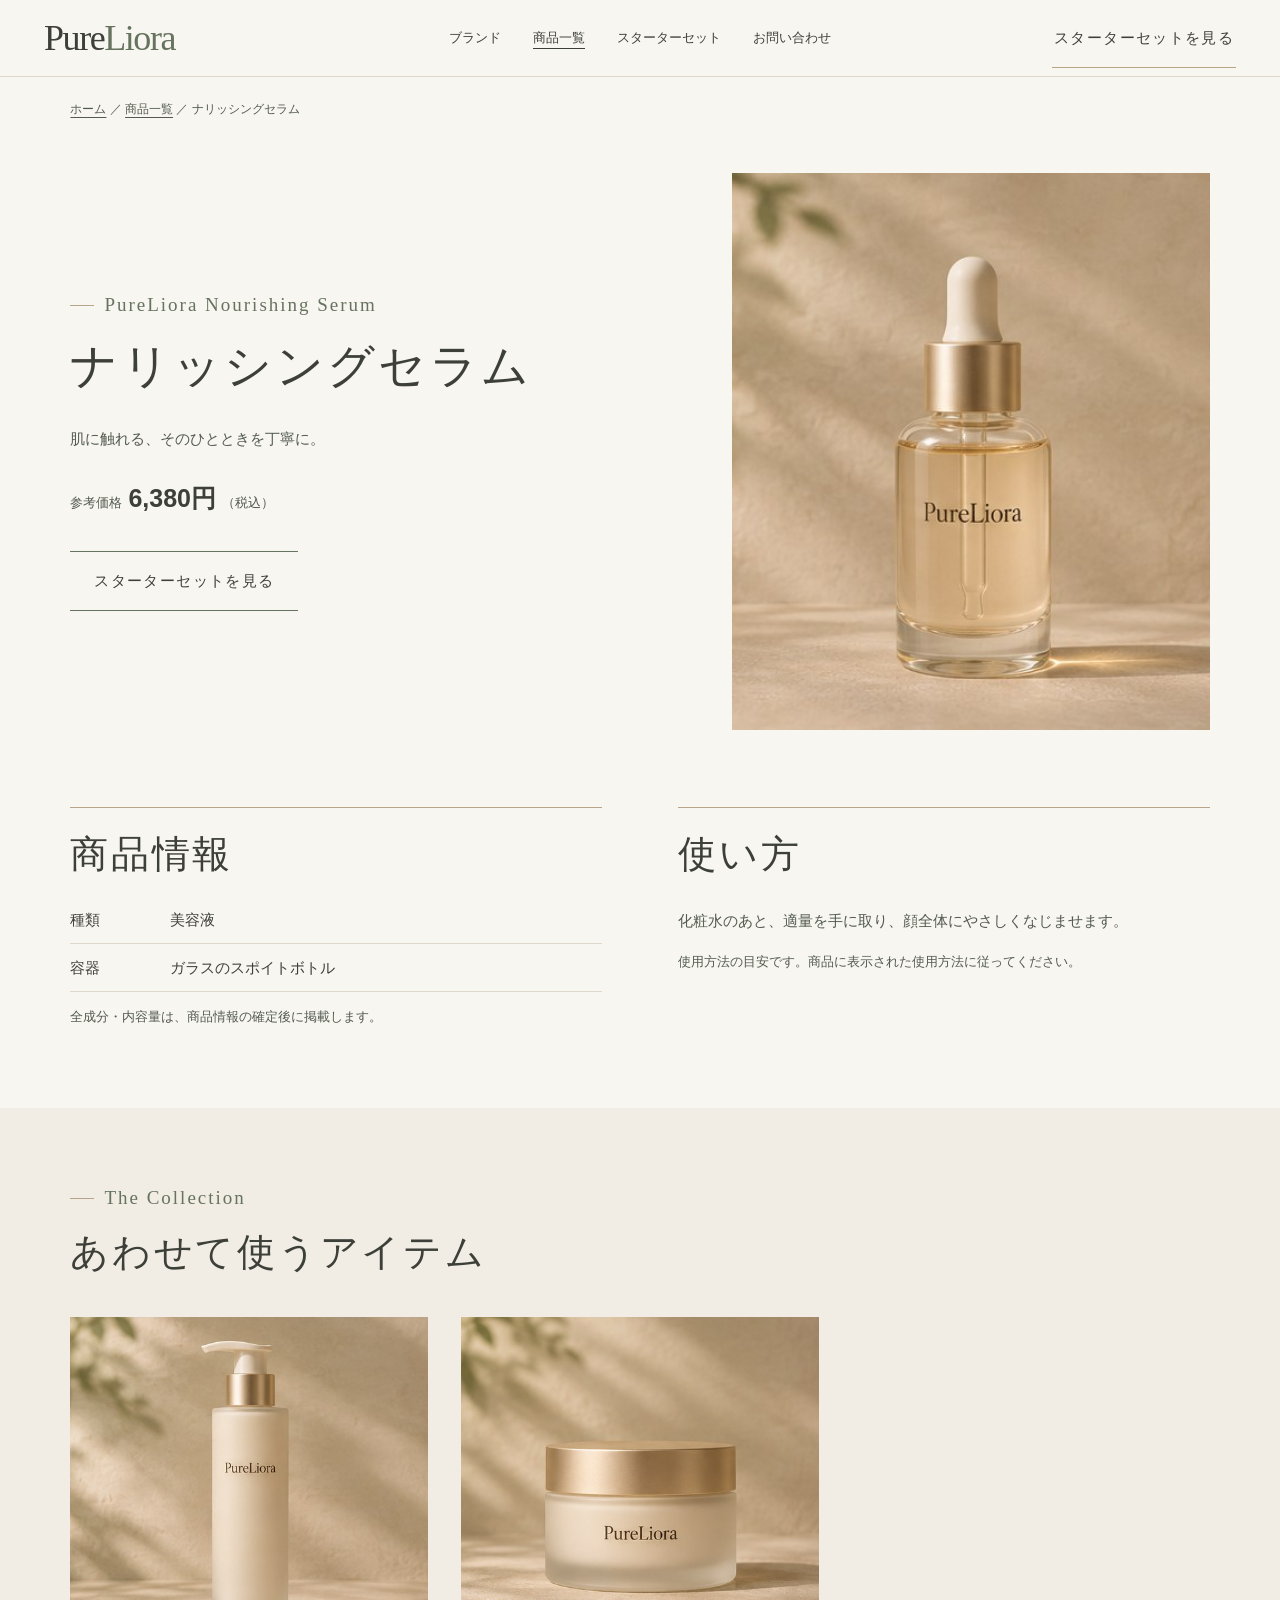
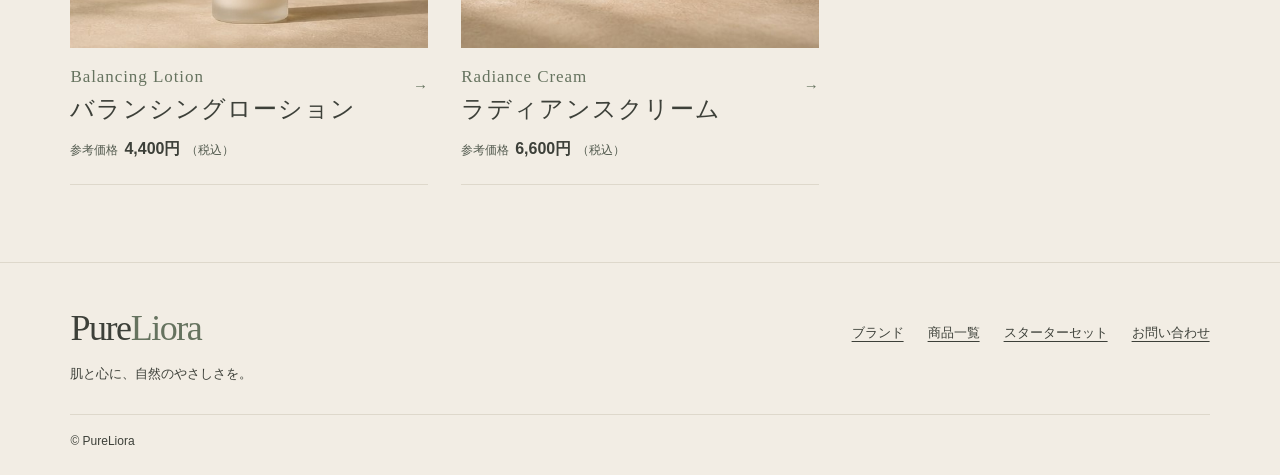
<file: serum.html>
<!doctype html>
<html lang="ja">
<head>
  <meta charset="utf-8">
  <meta name="viewport" content="width=device-width, initial-scale=1">
  <meta name="theme-color" content="#f8f6f1">
  <title>ナリッシングセラム｜PureLiora（ピュアリオラ）</title>
  <meta name="description" content="PureLioraの美容液「ナリッシングセラム」。パッケージと、お手入れの順番や使用方法をご紹介します。">
  <link rel="stylesheet" href="css/style.css">
  <script src="js/main.js" defer></script>
</head>
<body id="top">
  <a class="skip" href="#main">本文へ移動</a>
  <header class="site-header">
    <div class="header-inner">
      <a class="wordmark" href="index.html" aria-label="PureLiora ホーム" lang="en">Pure<span>Liora</span></a>
      <button class="menu-toggle" type="button" aria-controls="site-nav" aria-expanded="false" aria-label="メニューを開く" hidden><span aria-hidden="true"></span></button>
      <nav class="site-nav" id="site-nav" aria-label="メインナビゲーション">
        <a href="about.html">ブランド</a>
        <a href="products.html" aria-current="location">商品一覧</a>
        <a href="starter.html">スターターセット</a>
        <a href="contact.html">お問い合わせ</a>
      </nav>
      <a class="button outline" href="starter.html">スターターセットを見る</a>
    </div>
  </header>
  <main id="main" tabindex="-1">
    <nav class="wrap breadcrumbs" aria-label="現在の位置"><a href="index.html">ホーム</a> <span aria-hidden="true">／</span> <a href="products.html">商品一覧</a> <span aria-hidden="true">／</span> <span aria-current="page">ナリッシングセラム</span></nav>
    <section class="wrap detail">
      <div class="split ">
        
        <div class="lead-on-mobile">
          <p class="eyebrow" lang="en">PureLiora Nourishing Serum</p>
      <h1>ナリッシングセラム</h1>
      <p class="copy">肌に触れる、そのひとときを丁寧に。</p>
      <p class="price"><span>参考価格</span> <strong>6,380円</strong> <span>（税込）</span></p>
          <div class="actions"><a class="button" href="starter.html">スターターセットを見る</a></div>
        </div>
        <figure class="media serum-photo" data-caption="Nourishing Serum"><img src="images/serum.jpg" alt="淡いベージュの美容液が入ったガラスのスポイトボトル" fetchpriority="high" decoding="async"></figure>
      </div>
    </section>
    <section class="wrap inset info" aria-label="ナリッシングセラムの製品情報">
      <article>
        <h2>商品情報</h2>
        <dl>
          <div><dt>種類</dt><dd>美容液</dd></div>
          <div><dt>容器</dt><dd>ガラスのスポイトボトル</dd></div>
        </dl>
        <p class="copy note">全成分・内容量は、商品情報の確定後に掲載します。</p>
      </article>
      <article>
        <h2>使い方</h2>
        <p class="copy">化粧水のあと、適量を手に取り、顔全体にやさしくなじませます。</p>
        <p class="copy note">使用方法の目安です。商品に表示された使用方法に従ってください。</p>
      </article>
    </section>
    <section class="tinted inset">
      <div class="wrap">
        <div class="section-heading"><p class="eyebrow" lang="en">The Collection</p>
      <h2>あわせて使うアイテム</h2></div>
        <div class="cards">
    <article class="card" data-reveal>
      <a href="lotion.html">
        <figure class="media " data-caption="Balancing Lotion"><img src="images/lotion.jpg" alt="アイボリーのポンプが付いたフロストガラスのローションボトル" loading="lazy" decoding="async"></figure>
        <div class="card-copy">
          <p class="eyebrow" lang="en">Balancing Lotion</p>
          <h3>バランシングローション</h3>
          <p class="price price-small"><span>参考価格</span> <strong>4,400円</strong> <span>（税込）</span></p>
        </div>
      </a>
    </article>
    <article class="card" data-reveal>
      <a href="cream.html">
        <figure class="media " data-caption="Radiance Cream"><img src="images/cream.jpg" alt="シャンパンゴールド色の蓋を合わせたフロストガラスのクリームジャー" loading="lazy" decoding="async"></figure>
        <div class="card-copy">
          <p class="eyebrow" lang="en">Radiance Cream</p>
          <h3>ラディアンスクリーム</h3>
          <p class="price price-small"><span>参考価格</span> <strong>6,600円</strong> <span>（税込）</span></p>
        </div>
      </a>
    </article>
  </div>
      </div>
    </section>
  </main>
  <footer class="site-footer">
    <div class="wrap">
      <div class="footer-main">
        <div class="footer-brand">
          <a class="wordmark" href="index.html" aria-label="PureLiora ホーム" lang="en">Pure<span>Liora</span></a>
          <p>肌と心に、自然のやさしさを。</p>
        </div>
        <nav class="footer-nav" aria-label="フッターナビゲーション">
          <a href="about.html">ブランド</a>
          <a href="products.html">商品一覧</a>
          <a href="starter.html">スターターセット</a>
          <a href="contact.html">お問い合わせ</a>
        </nav>
      </div>
      <p class="footer-end" lang="en">© PureLiora</p>
    </div>
  </footer>
  <a class="back-top" href="#top" aria-label="ページ上部へ戻る" hidden><span aria-hidden="true">↑</span></a>
</body>
</html>
</file>
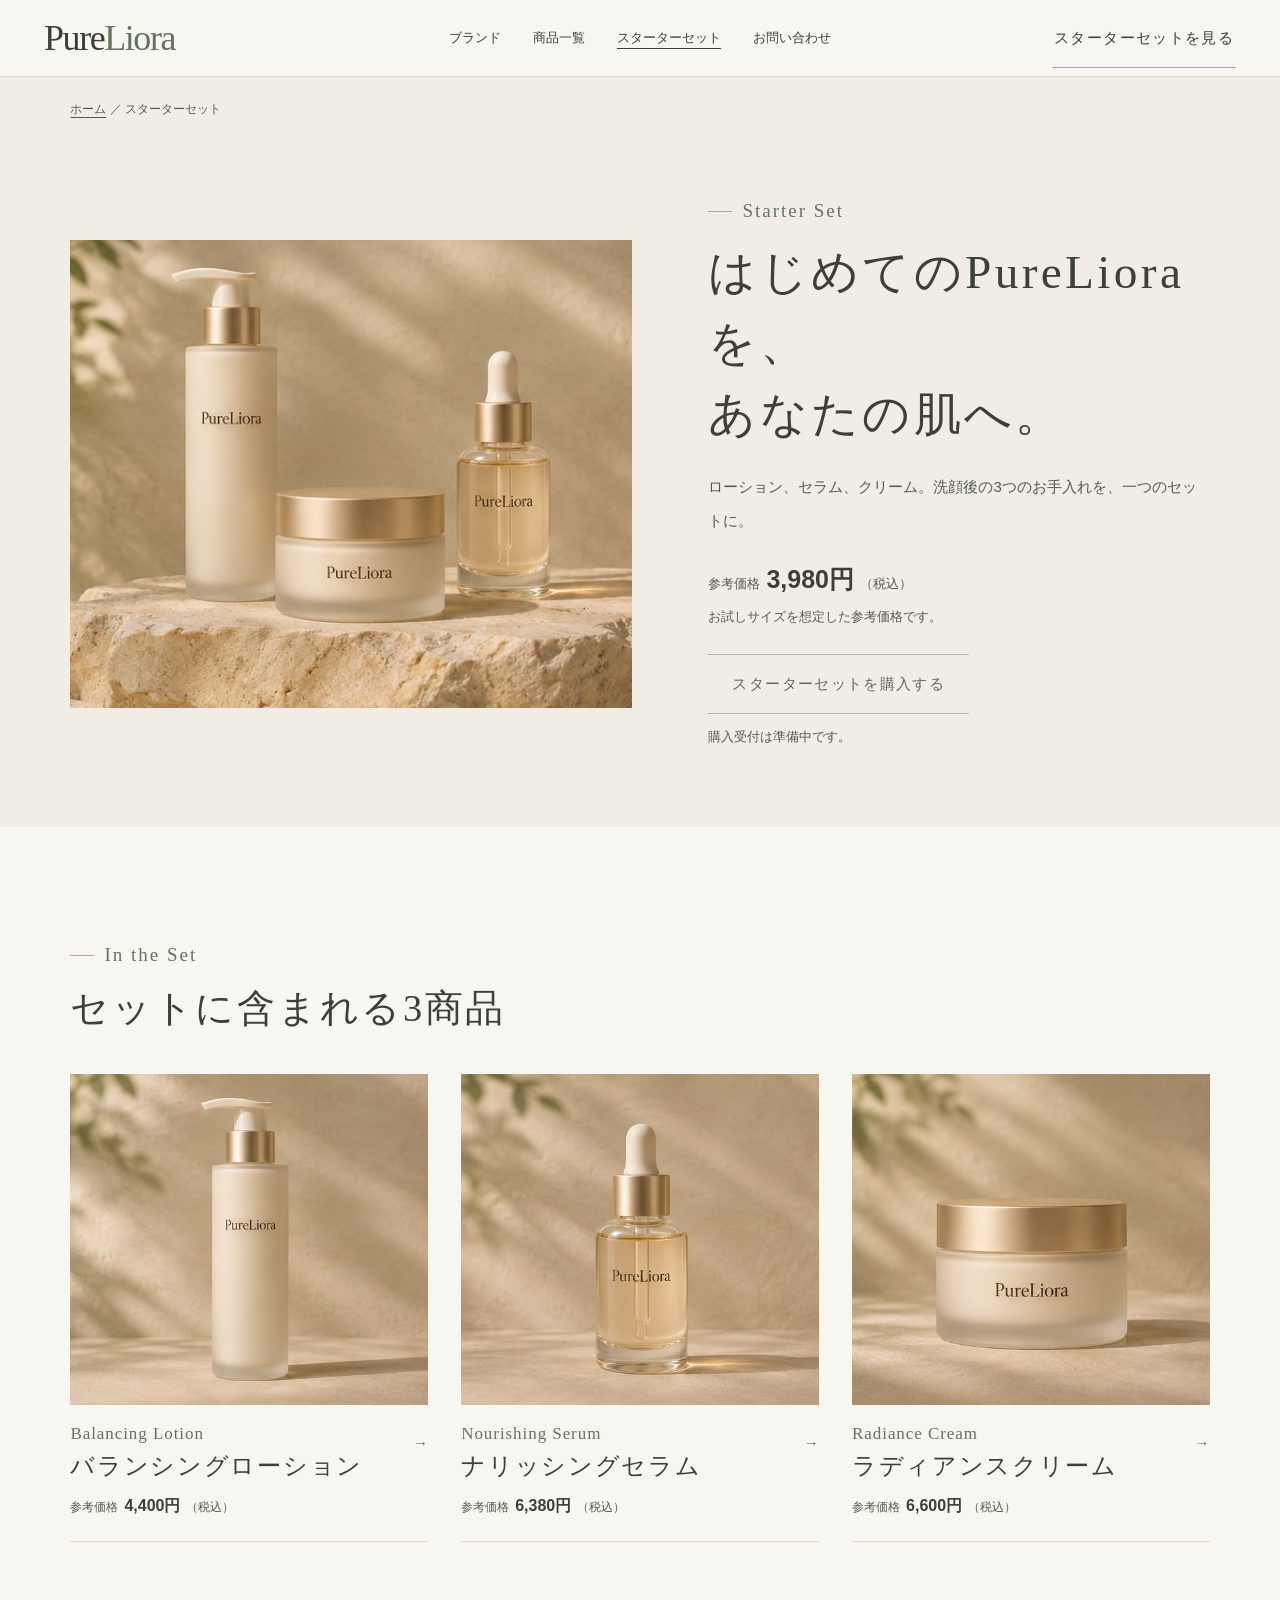
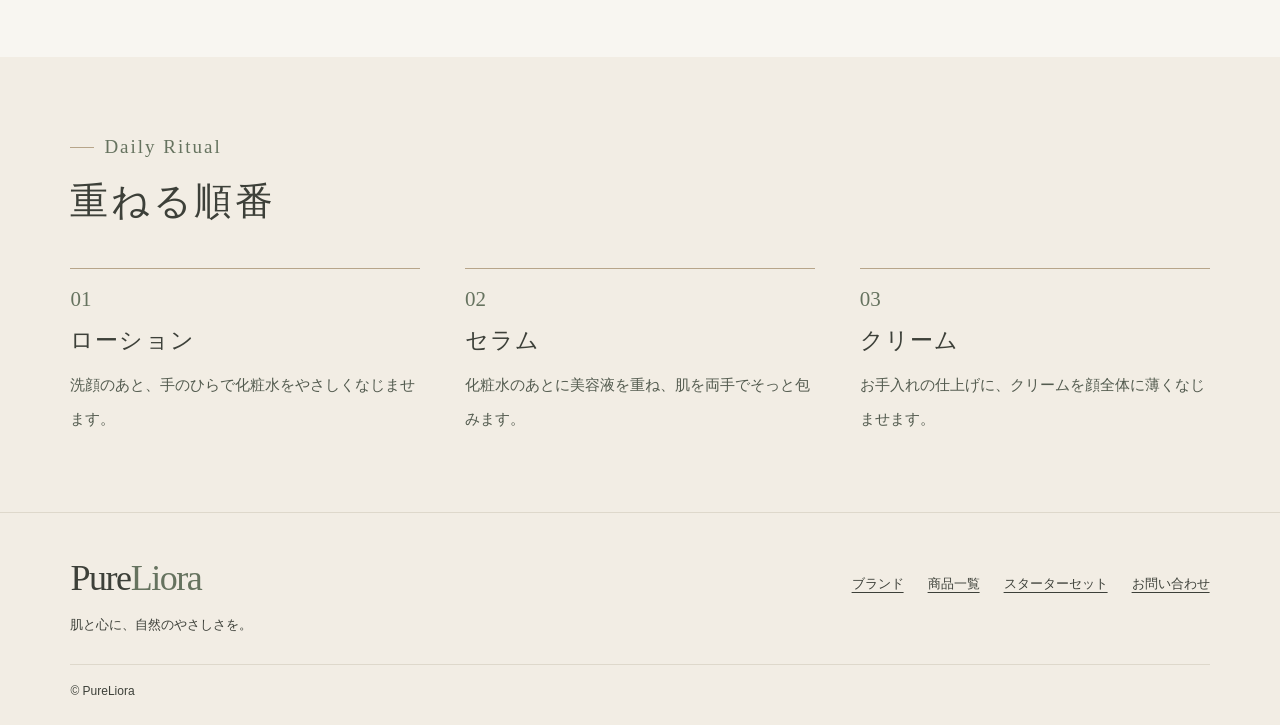
<file: starter.html>
<!doctype html>
<html lang="ja">
<head>
  <meta charset="utf-8">
  <meta name="viewport" content="width=device-width, initial-scale=1">
  <meta name="theme-color" content="#f8f6f1">
  <title>スターターセット｜PureLiora（ピュアリオラ）</title>
  <meta name="description" content="はじめてのPureLioraを、あなたの肌へ。ローション、セラム、クリームをまとめたスターターセットをご紹介します。">
  <link rel="stylesheet" href="css/style.css">
  <script src="js/main.js" defer></script>
</head>
<body id="top">
  <a class="skip" href="#main">本文へ移動</a>
  <header class="site-header">
    <div class="header-inner">
      <a class="wordmark" href="index.html" aria-label="PureLiora ホーム" lang="en">Pure<span>Liora</span></a>
      <button class="menu-toggle" type="button" aria-controls="site-nav" aria-expanded="false" aria-label="メニューを開く" hidden><span aria-hidden="true"></span></button>
      <nav class="site-nav" id="site-nav" aria-label="メインナビゲーション">
        <a href="about.html">ブランド</a>
        <a href="products.html">商品一覧</a>
        <a href="starter.html" aria-current="page">スターターセット</a>
        <a href="contact.html">お問い合わせ</a>
      </nav>
      <a class="button outline" href="starter.html">スターターセットを見る</a>
    </div>
  </header>
  <main id="main" tabindex="-1">
    <div class="statement">
      <nav class="wrap breadcrumbs" aria-label="現在の位置"><a href="index.html">ホーム</a> <span aria-hidden="true">／</span> <span aria-current="page">スターターセット</span></nav>
      <section class="wrap inset split sparse">
        <figure class="media " data-caption="PureLiora Starter Set"><img src="images/starter.jpg" alt="自然光の中に並ぶローション、セラム、クリームの3商品" fetchpriority="high" decoding="async"></figure>
        <div class="statement-copy lead-on-mobile">
          <p class="eyebrow" lang="en">Starter Set</p>
      <h1>はじめてのPureLioraを、<br>あなたの肌へ。</h1>
      <p class="copy">ローション、セラム、クリーム。洗顔後の3つのお手入れを、一つのセットに。</p>
      <p class="price"><span>参考価格</span> <strong>3,980円</strong> <span>（税込）</span></p>
      <p class="price-note">お試しサイズを想定した参考価格です。</p>
          <div class="actions">
        <button class="button" type="button" disabled data-destination="purchase" aria-describedby="purchase-status">スターターセットを購入する</button>
      </div>
      <p class="status" id="purchase-status">購入受付は準備中です。</p>
        </div>
      </section>
    </div>
    <section class="wrap section">
      <div class="section-heading"><p class="eyebrow" lang="en">In the Set</p>
      <h2>セットに含まれる3商品</h2></div>
      <div class="cards">
    <article class="card" data-reveal>
      <a href="lotion.html">
        <figure class="media " data-caption="Balancing Lotion"><img src="images/lotion.jpg" alt="アイボリーのポンプが付いたフロストガラスのローションボトル" loading="lazy" decoding="async"></figure>
        <div class="card-copy">
          <p class="eyebrow" lang="en">Balancing Lotion</p>
          <h2>バランシングローション</h2>
          <p class="price price-small"><span>参考価格</span> <strong>4,400円</strong> <span>（税込）</span></p>
        </div>
      </a>
    </article>
    <article class="card" data-reveal>
      <a href="serum.html">
        <figure class="media " data-caption="Nourishing Serum"><img src="images/serum.jpg" alt="淡いベージュの美容液が入ったガラスのスポイトボトル" loading="lazy" decoding="async"></figure>
        <div class="card-copy">
          <p class="eyebrow" lang="en">Nourishing Serum</p>
          <h2>ナリッシングセラム</h2>
          <p class="price price-small"><span>参考価格</span> <strong>6,380円</strong> <span>（税込）</span></p>
        </div>
      </a>
    </article>
    <article class="card" data-reveal>
      <a href="cream.html">
        <figure class="media " data-caption="Radiance Cream"><img src="images/cream.jpg" alt="シャンパンゴールド色の蓋を合わせたフロストガラスのクリームジャー" loading="lazy" decoding="async"></figure>
        <div class="card-copy">
          <p class="eyebrow" lang="en">Radiance Cream</p>
          <h2>ラディアンスクリーム</h2>
          <p class="price price-small"><span>参考価格</span> <strong>6,600円</strong> <span>（税込）</span></p>
        </div>
      </a>
    </article>
  </div>
    </section>
    <section class="tinted inset">
      <div class="wrap">
        <p class="eyebrow" lang="en">Daily Ritual</p>
      <h2>重ねる順番</h2>
        <ol class="ritual">
    <li>      <h3>ローション</h3>
      <p class="copy">洗顔のあと、手のひらで化粧水をやさしくなじませます。</p></li>
    <li>      <h3>セラム</h3>
      <p class="copy">化粧水のあとに美容液を重ね、肌を両手でそっと包みます。</p></li>
    <li>      <h3>クリーム</h3>
      <p class="copy">お手入れの仕上げに、クリームを顔全体に薄くなじませます。</p></li>
  </ol>
      </div>
    </section>
  </main>
  <footer class="site-footer">
    <div class="wrap">
      <div class="footer-main">
        <div class="footer-brand">
          <a class="wordmark" href="index.html" aria-label="PureLiora ホーム" lang="en">Pure<span>Liora</span></a>
          <p>肌と心に、自然のやさしさを。</p>
        </div>
        <nav class="footer-nav" aria-label="フッターナビゲーション">
          <a href="about.html">ブランド</a>
          <a href="products.html">商品一覧</a>
          <a href="starter.html">スターターセット</a>
          <a href="contact.html">お問い合わせ</a>
        </nav>
      </div>
      <p class="footer-end" lang="en">© PureLiora</p>
    </div>
  </footer>
  <a class="back-top" href="#top" aria-label="ページ上部へ戻る" hidden><span aria-hidden="true">↑</span></a>
</body>
</html>
</file>
<file: css/style.css>
:root {
  color-scheme: light;
  --paper: #f8f6f1;
  --ivory: #f2ede4;
  --white: #fff;
  --sage: #8f9b87;
  --olive: #66735f;
  --gold: #b7a58a;
  --ink: #3d4039;
  --muted: #535b4f;
  --line: #ded8cb;
  --serif: "Cormorant Garamond", "Noto Serif JP", "Yu Mincho", YuMincho, "Hiragino Mincho ProN", "MS PMincho", Georgia, serif;
  --latin: "Cormorant Garamond", "Times New Roman", serif;
  --sans: "Noto Sans JP", "Yu Gothic", YuGothic, Meiryo, sans-serif;
}

*, *::before, *::after { box-sizing: border-box; }
html { scroll-behavior: smooth; scroll-padding-top: 92px; }
body { margin: 0; color: var(--ink); background: var(--paper); font: 500 15px/1.95 var(--sans); }
a { color: inherit; }
button { font: inherit; }
img { display: block; width: 100%; height: 100%; object-fit: cover; }
h1, h2, h3, p, figure { margin: 0; }
h1, h2, h3 { font: 500 1em/1.5 var(--serif); }
h1 { font-size: clamp(35px, 4vw, 60px); letter-spacing: .07em; }
h2 { font-size: clamp(28px, 3vw, 43px); letter-spacing: .07em; }
h3 { font-size: 23px; letter-spacing: .045em; }
:focus-visible { outline: 2px solid #414f3b; outline-offset: 5px; }
.wrap { width: min(1224px, calc(100% - clamp(40px, 11vw, 160px))); margin-inline: auto; }
.section { padding-block: clamp(70px, 9vw, 138px); }
.inset { padding-block: clamp(48px, 6vw, 86px); }
.center { text-align: center; }
.copy { color: var(--muted); line-height: 2.25; }
.copy + .copy, h1 + .copy, h2 + .copy, h3 + .copy { margin-top: 20px; }
.eyebrow { margin-bottom: 12px; color: var(--olive); font: 400 19px/1.4 var(--latin); letter-spacing: .105em; }
.eyebrow::before { content: ""; display: inline-block; width: 24px; margin-right: 10px; border-top: 1px solid var(--gold); vertical-align: .26em; }
.center .eyebrow::before { display: none; }
.wordmark { font: 400 36px/.95 var(--latin); letter-spacing: -.04em; text-decoration: none; }
.wordmark span { color: var(--olive); }
.skip { position: fixed; top: 8px; left: 8px; z-index: 10; padding: 8px 16px; transform: translateY(-150%); background: var(--white); }
.skip:focus { transform: none; }

.site-header { position: sticky; top: 0; z-index: 5; background: var(--paper); border-bottom: 1px solid var(--line); }
.header-inner { width: min(1344px, calc(100% - 88px)); min-height: 76px; margin: auto; display: grid; grid-template-columns: 1fr auto 1fr; align-items: center; gap: 22px; }
.site-nav { display: flex; gap: clamp(16px, 2.5vw, 42px); align-items: center; }
.site-nav a { display: flex; align-items: center; min-height: 44px; font-size: 13px; text-decoration: none; white-space: nowrap; }
.site-nav a:hover, .site-nav a[aria-current] { text-decoration: underline; text-underline-offset: 6px; }
.header-inner > .button { justify-self: end; min-height: 43px; padding-inline: 17px; }
.menu-toggle { display: none; }

.actions { display: flex; flex-wrap: wrap; align-items: center; gap: 10px 17px; margin-top: 28px; }
.button {
  position: relative; min-height: 58px; padding: 17px 24px;
  display: inline-flex; justify-content: center; align-items: center;
  border: 0; border-block: 1px solid var(--olive); background: transparent; color: var(--ink);
  font: 500 15px/1.6 var(--serif); letter-spacing: .09em; text-align: center; text-decoration: none;
  transition: background-color .4s, border-color .4s, color .4s;
}
.button::after, .text-link::after { content: none; }
a.button:hover { background: #66735f0d; border-color: #414f3b; color: #414f3b; }
.button.outline { padding-inline: 2px; border-top: 0; background: transparent; color: var(--ink); border-bottom-color: var(--gold); }
a.button.outline:hover { background: transparent; border-bottom-color: var(--olive); color: #414f3b; }
.button:disabled { background: transparent; border-color: #b3b4a8; color: #62675c; }
.text-link { display: inline-flex; align-items: center; gap: 15px; min-height: 44px; text-underline-offset: 5px; font-size: 13px; font-weight: 600; }
.text-link:hover { color: var(--olive); }
.status { margin-top: 10px; font-size: 13px; color: var(--muted); }
.price { display: flex; flex-wrap: wrap; align-items: baseline; gap: 0 6px; margin-top: 18px; color: var(--muted); font-size: 13px; }
.price strong { color: var(--ink); font-size: 25px; font-weight: 600; font-variant-numeric: tabular-nums; }
.price-small { margin-top: 6px; font-size: 12px; }
.price-small strong { font-size: 16px; }
.price-note { font-size: 13px; color: var(--muted); }

.media { position: relative; overflow: hidden; isolation: isolate; background: #e6ded0; aspect-ratio: 5/4; }
.media img { position: absolute; inset: 0; }
.media::before { content: attr(data-caption); position: absolute; inset: 0; display: grid; place-items: center; padding: 20px; text-align: center; color: #535b4f; font: 22px/1.5 var(--latin); }
.media:has(img:not([hidden]))::before { visibility: hidden; }
.media img[hidden] { display: none; }
.media img:not([hidden]) { color: transparent; }
.split { display: grid; grid-template-columns: 1fr 1fr; align-items: center; gap: clamp(30px, 6vw, 104px); }
.split.sparse { grid-template-columns: 1.12fr 1fr; }
.split .media { aspect-ratio: 6/5; }
.split .text-link { margin-top: 18px; }
.tinted { background: var(--ivory); }

.section-heading { margin-bottom: 36px; }
.section-heading .copy { margin-top: 14px; }
.cards { display: grid; grid-template-columns: repeat(3, minmax(0, 1fr)); gap: clamp(18px, 2.6vw, 42px); }
.card { border-bottom: 1px solid var(--line); }
.card > a { display: block; text-decoration: none; }
.card .media { aspect-ratio: 1.08; }
.card .media img { transition: transform .65s ease; }
.card a:hover img { transform: scale(1.04); }
.card-copy { position: relative; padding: 17px 26px 20px 0; }
.card-copy::after { content: "→" / ""; position: absolute; top: 23px; right: 0; color: var(--olive); }
.card-copy .eyebrow { margin: 0 0 2px; font-size: 17px; letter-spacing: .055em; }
.card-copy .eyebrow::before { display: none; }
.card-copy h2, .card-copy h3 { font-size: clamp(17px, 2vw, 24px); }
.product-action { margin-top: 28px; text-align: center; }

.ritual { display: grid; grid-template-columns: repeat(3, 1fr); gap: clamp(18px, 3.5vw, 48px); list-style: none; padding: 0; margin: 38px 0 0; counter-reset: ritual; }
.ritual li { counter-increment: ritual; padding-top: 17px; border-top: 1px solid var(--gold); }
.ritual li::before { content: counter(ritual, decimal-leading-zero); color: var(--olive); font: 21px/1 var(--latin); }
.ritual h3 { margin-top: 9px; }
.ritual p { margin-top: 9px; }
.site-footer { background: var(--ivory); border-top: 1px solid var(--line); padding: 48px 0 22px; }
.footer-main { display: flex; justify-content: space-between; gap: 20px 45px; align-items: start; flex-wrap: wrap; }
.footer-brand p { margin-top: 12px; font-size: 13px; }
.footer-nav { display: flex; gap: 2px 24px; flex-wrap: wrap; }
.footer-nav a { display: flex; align-items: center; min-height: 44px; font-size: 13px; text-underline-offset: 4px; }
.footer-end { margin-top: 27px; padding-top: 15px; border-top: 1px solid var(--line); font-size: 12px; }
.back-top { position: fixed; z-index: 4; bottom: 16px; right: 16px; width: 46px; height: 46px; display: grid; place-items: center; background: var(--paper); border: 1px solid var(--olive); text-decoration: none; }
.back-top[hidden] { display: none; }

.page-intro { padding-block: clamp(66px, 8vw, 116px) clamp(40px, 5vw, 64px); }
.page-intro h1 { font-size: clamp(38px, 5.3vw, 72px); }
.breadcrumbs { padding-top: 21px; color: var(--muted); font-size: 12px; }
.breadcrumbs a { text-underline-offset: 4px; }
.detail { padding-top: clamp(30px, 4vw, 62px); }
.detail .split { align-items: center; }
.detail h1, .statement h1 { font-size: clamp(32px, 3.7vw, 56px); }
.detail .media { aspect-ratio: 1; }
.detail .serum-photo { aspect-ratio: 6/7; width: 90%; justify-self: end; }
.detail .cream-photo { aspect-ratio: 6/5; }
.info { display: grid; grid-template-columns: 1fr 1fr; gap: clamp(28px, 6vw, 96px); }
.info article { border-top: 1px solid var(--gold); padding-top: 18px; }
.info dl { margin: 12px 0 0; }
.info dl div { display: grid; grid-template-columns: 6em 1fr; gap: 10px; padding-block: 9px; border-bottom: 1px solid var(--line); }
.info dd { margin: 0; }
.info .note { margin-top: 10px; font-size: 13px; }
.statement { background: var(--ivory); }
.statement-copy .actions { margin-top: 25px; }
.editorial-photo, .story-photo { height: clamp(240px, 42vw, 520px); aspect-ratio: auto; }
.contact-lead { max-width: 650px; container-type: inline-size; }
.contact-lead h1 { font-size: min(clamp(27px, 4vw, 60px), 8.15cqi); }
.contact-lead .actions { justify-content: center; }
.contact-lead .copy { margin-inline: auto; max-width: 460px; }
.contact-phrase { display: inline-block; }

@media (max-width: 1100px) {
  .header-inner { width: calc(100% - 56px); }
}
@media (max-width: 900px) {
  .header-inner { width: calc(100% - 40px); grid-template-columns: 1fr auto; min-height: 65px; gap: 0; }
  .header-inner > .button { display: none; }
  .site-nav { grid-column: 1/-1; flex-wrap: wrap; gap: 0 18px; }
  .menu-toggle { min-width: 46px; min-height: 44px; position: relative; grid-column: 2; grid-row: 1; color: var(--ink); background: transparent; border: 1px solid var(--line); cursor: pointer; }
  .menu-toggle:not([hidden]) { display: grid; place-items: center; }
  .menu-toggle span, .menu-toggle span::before, .menu-toggle span::after { display: block; width: 19px; height: 1px; background: currentColor; }
  .menu-toggle span::before, .menu-toggle span::after { content: ""; position: absolute; }
  .menu-toggle span::before { transform: translateY(-5px); }
  .menu-toggle span::after { transform: translateY(5px); }
  .menu-toggle[aria-expanded="true"] span { background: transparent; }
  .menu-toggle[aria-expanded="true"] span::before { transform: rotate(45deg); }
  .menu-toggle[aria-expanded="true"] span::after { transform: rotate(-45deg); }
  .has-menu .site-nav { display: none; }
  .has-menu .site-nav.is-open { display: flex; flex-direction: column; align-items: stretch; padding: 8px 0 17px; }
  .has-menu .site-nav a { border-bottom: 1px solid var(--line); }
}
@media (max-width: 680px) {
  body { font-size: 14px; }
  .split, .split.sparse, .info { grid-template-columns: 1fr; }
  .cards { grid-template-columns: 1fr; gap: 25px; }
  .cards .media { aspect-ratio: 1.24; }
  .ritual { grid-template-columns: 1fr; margin-top: 25px; }
  .split .lead-on-mobile { grid-row: 1; }
  .detail .serum-photo { width: 100%; aspect-ratio: 1; }
  .wordmark { font-size: 33px; }
  .footer-main { gap: 16px; }
  .footer-nav { gap: 2px 17px; }
}
@media (prefers-reduced-motion: no-preference) {
  .reveal { animation: arrive .75s ease-out both; }
  @keyframes arrive { from { opacity: .68; transform: translateY(8px); } to { opacity: 1; transform: none; } }
}
@media (prefers-reduced-motion: reduce) {
  html { scroll-behavior: auto; }
  *, *::before, *::after { transition: none !important; animation: none !important; }
  .card a:hover img { transform: none; }
}
</file>
<file: css/home.css>
/* ホームの写真構成とスクロール演出 */
:root {
  --home-sage: #e6e9df;
  --home-warm: #eee6d9;
  --home-gutter: clamp(22px, 6vw, 96px);
  --home-ease: cubic-bezier(.22, .61, .36, 1);
}

html:has(.opening[open]) { overflow: hidden; scrollbar-gutter: stable; }
.opening {
  position: fixed; inset: 0; width: 100%; height: 100%; max-width: none; max-height: none;
  margin: 0; padding: 0; border: 0; overflow: hidden; isolation: isolate;
  color: var(--ink); background: #eee7da;
  --opening-duration: 8200ms;
}
.opening[open] { display: grid; place-items: center; animation: opening-sequence var(--opening-duration) ease both; }
.opening::backdrop { background: transparent; }
.opening-nature, .opening-products { position: absolute; inset: 0; z-index: -1; overflow: hidden; }
.opening-nature { animation: opening-nature var(--opening-duration) ease both; }
.opening-nature img { object-position: center 45%; animation: opening-pan var(--opening-duration) ease both; }
.opening-nature::after { content: ""; position: absolute; inset: 0; background: #f2ede46e; }
.opening-products { animation: opening-products var(--opening-duration) ease both; }
.opening-products img { object-position: 64% 44%; }
.opening-name {
  font: 400 clamp(72px, 13vw, 172px)/.93 var(--latin); letter-spacing: -.075em;
  animation: opening-name var(--opening-duration) ease both;
}
.opening-name span { color: #536049; }
.opening-message {
  position: absolute; left: clamp(23px, 7vw, 120px); bottom: clamp(48px, 19vh, 200px);
  font: 500 clamp(25px, 3.9vw, 57px)/1.5 var(--serif); letter-spacing: .08em;
  animation: opening-message var(--opening-duration) ease both;
}
.opening-message span { display: block; }
.opening-skip {
  position: absolute; z-index: 1; top: max(18px, env(safe-area-inset-top)); right: max(20px, env(safe-area-inset-right));
  display: inline-flex; align-items: center; gap: 13px; min-height: 44px; padding: 8px 17px;
  border: 1px solid #817663; background: var(--paper); color: var(--ink); cursor: pointer;
  font: 600 13px/1.4 var(--sans);
}
.opening-skip:hover { background: var(--ivory); }
@keyframes opening-sequence { 0%, 88% { opacity: 1; } 100% { opacity: 0; } }
@keyframes opening-nature { 0% { opacity: .14; } 30%, 54% { opacity: 1; } 70%, 100% { opacity: 0; } }
@keyframes opening-pan { from { transform: scale(1.025); } to { transform: scale(1.085) translateX(-1%); } }
@keyframes opening-products { 0%, 42% { opacity: 0; } 65%, 100% { opacity: 1; } }
@keyframes opening-name {
  0% { opacity: .72; transform: translateY(7px); }
  12%, 24% { opacity: 1; transform: none; }
  43%, 100% { opacity: 0; transform: translateY(-7px); }
}
@keyframes opening-message {
  0%, 50% { opacity: 0; transform: translateY(9px); }
  64%, 100% { opacity: 1; transform: none; }
}

@media (prefers-reduced-motion: reduce) {
  .opening-nature { display: none; }
  .opening-name {
    position: absolute; top: 12%; left: clamp(23px, 7vw, 120px);
    font-size: clamp(48px, 8vw, 105px);
  }
}

.cover { position: relative; display: grid; align-items: center; min-height: clamp(460px, min(54vw, calc(100svh - 76px)), 820px); isolation: isolate; background: var(--home-warm); }
.cover-photo { position: absolute; inset: 0; z-index: -2; aspect-ratio: auto; }
.cover-photo img { object-position: 50% 44%; }
.cover-inner, .cover-index { width: calc(100% - var(--home-gutter) * 2); max-width: 1400px; }
.cover-copy { max-width: 47%; padding-block: 42px 84px; }
.cover-name { font: 400 clamp(67px, 10.2vw, 166px)/.87 var(--latin); letter-spacing: -.08em; }
.cover-name span { color: #536049; }
.cover h1 { margin-top: clamp(22px, 3.3vw, 52px); font-size: clamp(22px, 2.5vw, 42px); line-height: 1.48; }
.cover h1 span { display: block; }
.cover .copy { margin-top: 16px; color: var(--ink); font-size: clamp(12px, 1.05vw, 15px); }
.cover .actions { margin-top: 24px; }
.cover .button { border-color: #4e5b47; }
.cover .button:hover { background: #f8f6f133; }
.cover-index { position: absolute; inset: auto 0 0; }
.cover-controls { display: flex; flex-wrap: wrap; gap: 0 clamp(12px, 2vw, 28px); width: min(100%, 390px); border-top: 1px solid #3d40394f; }
.scroll-link, .opening-replay:not([hidden]) { display: inline-flex; align-items: center; gap: 7px; min-height: 48px; font-size: 11px; letter-spacing: .05em; text-decoration: none; }
.opening-replay { padding: 0; border: 0; background: transparent; color: var(--ink); cursor: pointer; }
.scroll-link:hover, .opening-replay:hover { text-decoration: underline; text-underline-offset: 4px; }
.scroll-link span, .opening-replay span { font-size: 16px; line-height: 1; }

.chapter { display: flex; align-items: center; gap: 12px; margin-bottom: 15px; color: #545f4d; font-size: 12px; letter-spacing: .1em; }
.chapter[lang="en"] { font: italic 22px/1.3 var(--latin); letter-spacing: .015em; }
.chapter::before { content: ""; width: 31px; border-top: 1px solid var(--gold); }
.story-heading { font-size: clamp(29px, 4vw, 58px); }
.story-heading .line { display: block; }
.story-heading .line > span { display: block; }
.story-intro, .philosophy, .collection, .ritual-chapter, .shop-chapter { overflow: clip; }

.story-intro { padding-block: clamp(85px, 12vw, 182px) clamp(60px, 8vw, 125px); }
.intro-layout { display: grid; grid-template-columns: 1fr 2.65fr .95fr; align-items: center; gap: clamp(24px, 3vw, 55px); }
.intro-copy { position: relative; z-index: 1; text-align: center; container-type: inline-size; }
.intro-copy .chapter { justify-content: center; }
.intro-copy .chapter::before { display: none; }
.intro-copy .story-heading { font-size: min(clamp(26px, 3.6vw, 51px), 6.7cqi); letter-spacing: .035em; }
.intro-water { align-self: start; margin-top: -16%; aspect-ratio: 4/5; }
.intro-leaves { align-self: end; margin-bottom: -30%; aspect-ratio: 3/4; }

.philosophy { padding-block: clamp(80px, 11vw, 172px) clamp(85px, 10vw, 155px); background: linear-gradient(var(--paper), var(--ivory) 32%, var(--ivory)); }
.philosophy-layout { display: grid; grid-template-columns: .9fr 1.25fr; align-items: center; gap: clamp(36px, 6.7vw, 110px); }
.philosophy-copy { container-type: inline-size; }
.philosophy-copy .story-heading { font-size: min(clamp(29px, 4vw, 58px), 10cqi); }
.philosophy-copy .copy { max-width: 31em; }
.philosophy-copy .text-link { margin-top: 19px; }
.philosophy-images { position: relative; margin-right: 9%; }
.philosophy-portrait { aspect-ratio: 5/4; }
.philosophy-portrait img { object-position: 26% center; }
.vertical-note { position: absolute; top: 0; right: -12%; writing-mode: vertical-rl; font-size: 12px; letter-spacing: .17em; }

.expanse { position: relative; background: var(--ivory); --crop: 0%; }
.expanse-stage { position: relative; isolation: isolate; display: grid; place-items: end center; min-height: clamp(390px, 65vw, 790px); }
.expanse-image { position: absolute; z-index: -2; inset: 0; aspect-ratio: auto; }
.expanse-image img { object-position: center 32%; }
.expanse-stage::after { content: ""; position: absolute; inset: 52% 0 0; z-index: -1; background: linear-gradient(transparent, #292b22df); }
.expanse-image, .expanse-stage::after { clip-path: inset(0 var(--crop)); }
.expanse-copy { width: min(94%, 760px); padding: 20px 12px clamp(16px, 3.2vw, 46px); color: var(--white); text-align: center; }
.expanse-copy .chapter { justify-content: center; margin-bottom: 4px; color: inherit; }
.expanse-copy .chapter::before { display: none; }
.expanse-copy .story-heading { font: 400 clamp(41px, 7vw, 98px)/1 var(--latin); letter-spacing: -.055em; }
.expanse-copy .text-link { margin-top: 7px; }
.expanse-copy .text-link:hover { color: #e6e9df; }
.expanse-copy :focus-visible { outline-color: var(--white); }

.collection { padding-block: clamp(76px, 10vw, 154px); }
.collection-head { display: flex; align-items: end; justify-content: space-between; gap: 20px; margin-bottom: clamp(34px, 5vw, 72px); }
.collection-head .text-link { flex: none; }
.collection-grid { display: grid; grid-template-columns: repeat(3, minmax(0, 1fr)); gap: clamp(20px, 3.4vw, 52px); }
.collection-item:nth-child(2) { margin-top: clamp(24px, 5.4vw, 82px); }
.collection-item:nth-child(3) { margin-top: clamp(13px, 2.8vw, 42px); }
.collection-info { border-bottom: 1px solid var(--line); padding: 19px 0 12px; }
.product-photo-link { display: block; }
.collection-photo { aspect-ratio: 4/5; }
.collection-item:nth-child(2) .collection-photo { aspect-ratio: 1; }
.collection-item:nth-child(3) .collection-photo { aspect-ratio: 5/6; }
.collection-photo img { transition: transform .8s var(--home-ease), filter .8s var(--home-ease); }
.product-photo-link:hover img { transform: scale(1.045); filter: brightness(1.04); }
.product-kind { display: flex; align-items: center; gap: 8px; margin-bottom: 6px; color: #4e6147; font-size: 13px; font-variant-numeric: tabular-nums; }
.product-kind span { font-size: 11px; }
.product-en { font: 400 clamp(20px, 2.3vw, 34px)/1.2 var(--latin); letter-spacing: -.025em; }
.collection-info h3 { margin-top: 4px; font: 600 clamp(13px, 1.1vw, 16px)/1.6 var(--sans); }
.collection-info .copy { margin-top: 13px; font-size: 13px; line-height: 1.9; }
.collection-info .price { margin-top: 9px; }
.collection-info .price strong { font-size: 21px; }

.ritual-chapter { padding-block: clamp(78px, 10vw, 154px); background: linear-gradient(var(--paper), var(--home-sage) 32%); }
.ritual-layout { display: grid; align-items: center; grid-template-columns: .8fr 1.5fr; gap: clamp(25px, 6vw, 90px); }
.ritual-photos { position: relative; padding: 0 11% 10% 0; }
.ritual-main { aspect-ratio: 6/5; }
.ritual-main img { object-position: 43% center; }
.ritual-detail { position: absolute; right: 0; bottom: 0; width: 37%; aspect-ratio: 4/5; }

.shop-chapter { background: var(--home-sage); }
.shop-layout { display: grid; grid-template-columns: 1.52fr 1fr; align-items: center; gap: clamp(28px, 5.5vw, 86px); padding-block: clamp(42px, 7vw, 108px); border-top: 1px solid #aeb6a4; }
.shop-photo { aspect-ratio: 7/5; }
.shop-copy { container-type: inline-size; }
.shop-copy .story-heading { font-size: min(clamp(28px, 3.1vw, 46px), 7.5cqi); }
.shop-description > span { display: block; }
.shop-description > span + span { margin-top: .28em; }
.shop-description > span > span { display: inline-block; }
.shop-copy .button { width: min(100%, 320px); margin-top: 25px; }
.home-contact { display: flex; justify-content: space-between; gap: 22px; align-items: center; padding-block: clamp(36px, 6vw, 80px); border-top: 1px solid #aeb6a4; }
.home-contact h2 { font-size: clamp(22px, 2.5vw, 39px); }
.home-contact .copy { margin-top: 9px; }
.home-contact .button { flex: none; }
.home-contact .button { min-width: 188px; }
.shop-copy .button,
.home-contact .button {
  min-height: 66px;
  padding: 19px 26px;
  border: 1px solid #54664b;
  border-radius: 8px;
  background: #66735f;
  color: #fff;
  box-shadow: 0 4px 0 #42513a, inset 0 1px 0 #ffffff30;
  font: 600 1rem/1.65 var(--sans);
  letter-spacing: .05em;
  transition: background-color .25s, box-shadow .2s, transform .2s;
}
.home-contact .button {
  min-width: 234px;
  background: #f8f6f1;
  color: #43513c;
  box-shadow: 0 4px 0 #a0aa95, inset 0 1px 0 #fff;
}
.shop-copy .button:is(:hover, :focus-visible) {
  background: #506447;
  box-shadow: 0 5px 0 #35462f, inset 0 1px 0 #ffffff30;
  transform: translateY(-1px);
}
.home-contact .button:is(:hover, :focus-visible) {
  background: #d5ddcd;
  box-shadow: 0 5px 0 #87967b, inset 0 1px 0 #ffffff70;
  transform: translateY(-1px);
}
.shop-copy .button:active,
.home-contact .button:active {
  transform: translateY(3px);
  box-shadow: 0 1px 0 #54664b;
}

@media (prefers-reduced-motion: no-preference) {
  .cover-photo img { animation: cover-breathe 19s var(--home-ease) both; }
  .cover-photo::after { content: ""; position: absolute; inset: 0; background: #f7ecd8; pointer-events: none; animation: dawn 2.5s var(--home-ease) both; }
  .cover-name { animation: enter 1.5s .1s var(--home-ease) both; }
  .cover h1, .cover .copy { animation: enter 1.55s .32s var(--home-ease) both; }
  .cover .actions { animation: enter 1.55s .48s var(--home-ease) both; }
  .cover .actions:focus-within { animation: none; }
  .home-motion [data-shift], .home-motion [data-drift] { transform: translate3d(var(--drift, 0px), var(--shift, 0px), 0); }
  .home-reveals [data-mask] { clip-path: inset(7% 6% 11% 6%); opacity: .78; transition: clip-path 1.2s var(--home-ease), opacity 1.2s var(--home-ease); }
  .home-reveals [data-mask].in-view, .home-reveals a:focus-visible [data-mask] { clip-path: inset(0); opacity: 1; }
  .home-reveals .collection-photo.in-view img { animation: product-light 1.45s var(--home-ease); }
  .home-reveals [data-lines].in-view .line { overflow: clip; }
  .home-reveals [data-lines].in-view .line > span { animation: line-arrive .95s var(--home-ease) both; }
  .home-reveals [data-lines].in-view .line + .line > span { animation-delay: .11s; }
  @keyframes cover-breathe { from { transform: scale(1.002); } to { transform: scale(1.019); } }
  @keyframes dawn { from { opacity: .47; } to { opacity: 0; } }
  @keyframes enter { from { transform: translateY(11px); opacity: .75; } to { transform: none; opacity: 1; } }
  @keyframes product-light { from { filter: brightness(.91); transform: scale(1.037); } to { filter: none; transform: scale(1); } }
  @keyframes line-arrive { from { transform: translateY(.46em); opacity: .35; } to { transform: none; opacity: 1; } }
}

@media (min-width: 901px) and (prefers-reduced-motion: no-preference) {
  .home-motion .expanse { min-height: 133svh; }
  .home-motion .expanse-stage { position: sticky; top: 76px; min-height: max(min(79svh, 790px), min(46vw, 850px)); }
}

@media (max-width: 900px) {
  .opening-products { background: #eee7da; }
  .opening-products img { object-fit: contain; object-position: 50% 40%; }
  .opening-message { bottom: max(32px, 10vh); font-size: clamp(25px, 6vw, 36px); }
  .cover-photo img { object-position: 64% 44%; }
  .cover .actions { gap: 4px 13px; }
  .cover .button { min-height: 46px; padding-inline: 12px; gap: 10px; }
  .intro-layout { grid-template-columns: .8fr 2.2fr .8fr; gap: 19px; }
  .collection-grid { gap: 19px; }
}
@media (max-width: 660px) {
  .cover { display: flex; flex-direction: column; align-items: stretch; min-height: auto; }
  .cover-copy { max-width: none; padding-block: 31px 22px; }
  .cover-name { font-size: clamp(58px, 16.3vw, 92px); }
  .cover h1 { margin-top: 16px; font-size: clamp(23px, 6.1vw, 34px); }
  .cover h1 span { display: inline; }
  .cover .copy { margin-top: 8px; }
  .cover .actions { margin-top: 14px; }
  .cover-photo { position: relative; inset: auto; order: 1; aspect-ratio: 1.55; }
  .cover-photo img { object-position: center 35%; }
  .cover-index { position: static; order: 2; border: 0; }
  .cover-controls { border: 0; }
  .story-intro { padding-block: 53px 68px; }
  .intro-layout { grid-template-columns: 1fr 1fr; gap: 18px 15%; }
  .intro-copy { grid-column: 1/-1; grid-row: 1; }
  .intro-water { margin-top: 0; aspect-ratio: 1; }
  .intro-leaves { margin-bottom: -24px; aspect-ratio: 1; }
  .philosophy-layout, .ritual-layout, .shop-layout { grid-template-columns: 1fr; }
  .philosophy-images { margin-right: 9%; }
  .expanse-image img { object-position: 48% center; }
  .expanse-stage { min-height: clamp(360px, 110vw, 470px); }
  .expanse-copy .chapter { font-size: 11px; }
  .collection-head { align-items: start; flex-direction: column; gap: 5px; }
  .collection-grid { grid-template-columns: 1fr; gap: 37px; }
  .collection-item:nth-child(n) { margin-top: 0; }
  .collection-item:nth-child(n) .collection-photo { aspect-ratio: 1.24; }
  .collection-item:nth-child(2) .product-photo-link { margin-left: 9%; }
  .collection-item:nth-child(3) .product-photo-link { margin-right: 9%; }
  .collection-info { padding-top: 15px; }
  .home-contact { flex-direction: column; align-items: start; gap: 18px; }
}

@media (max-width: 420px) {
  .cover h1 span { display: block; }
  .cover .actions .text-link { min-height: 44px; }
}
</file>
